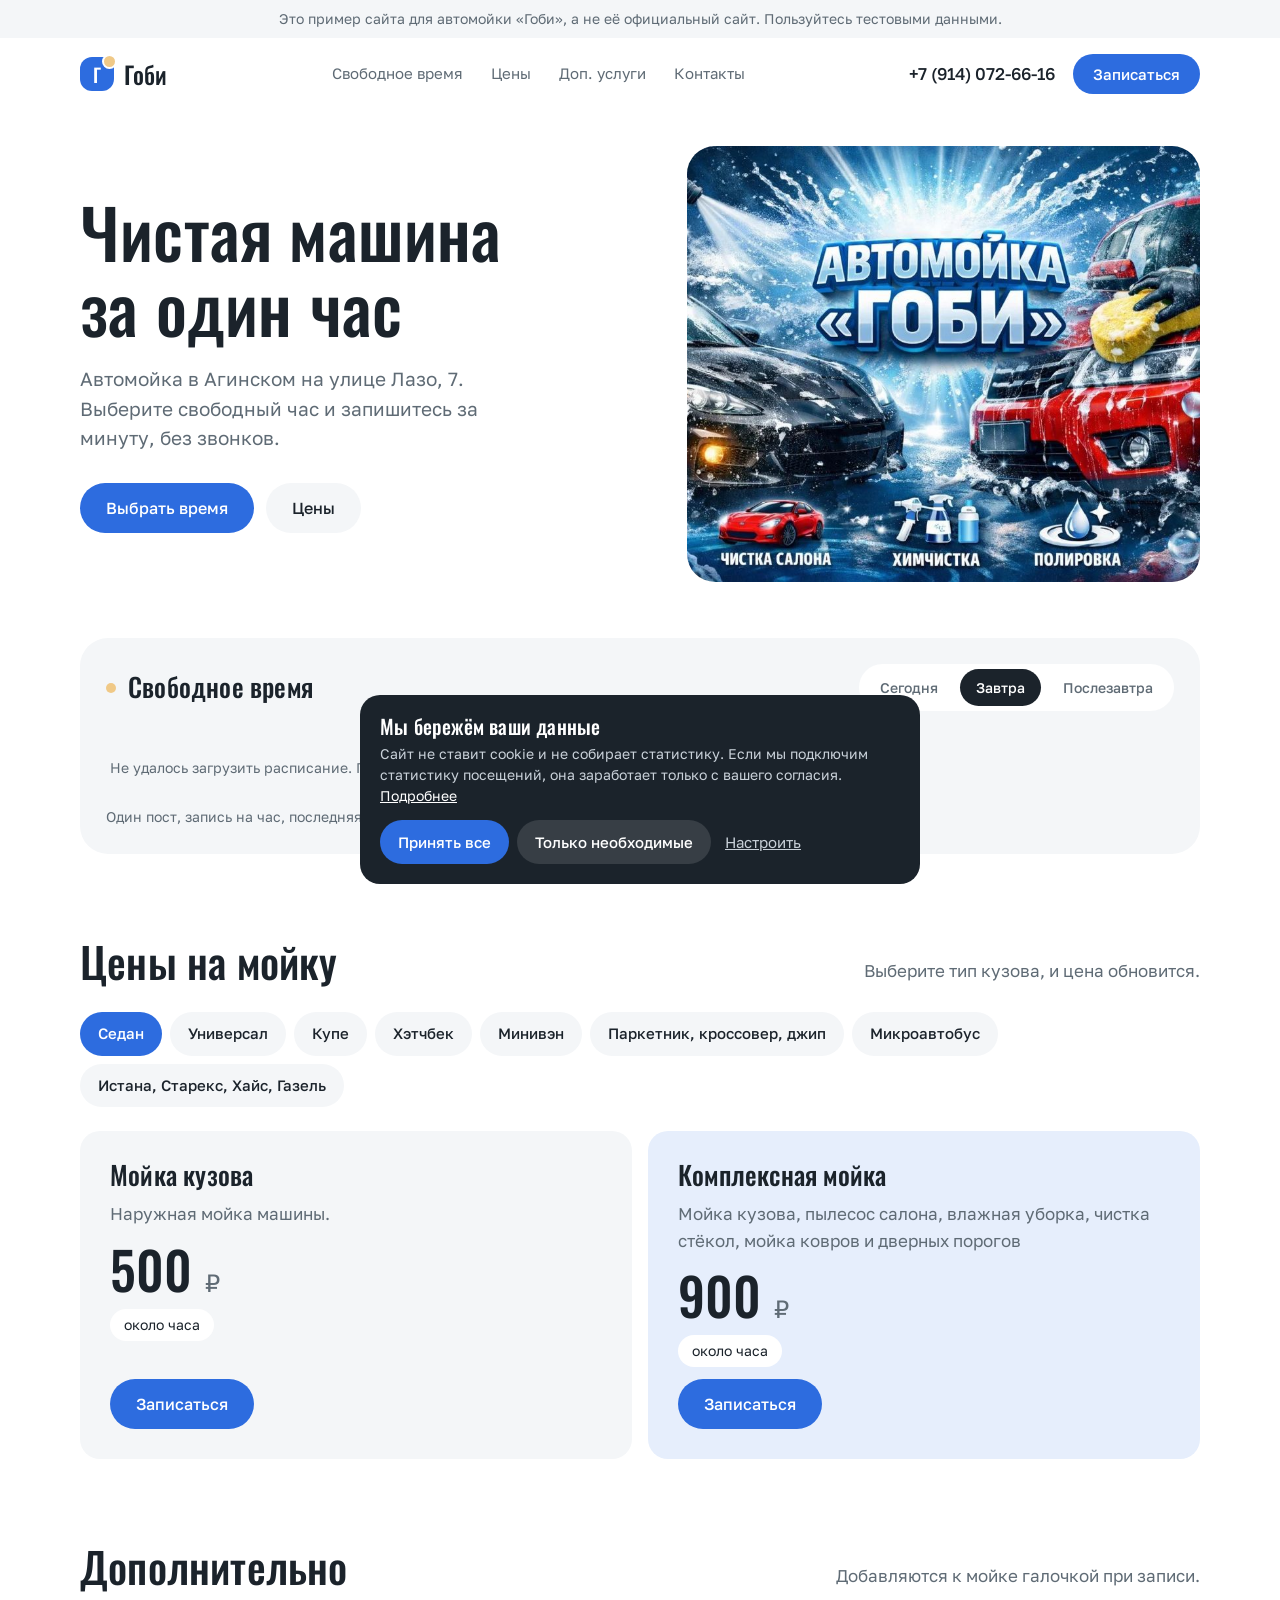
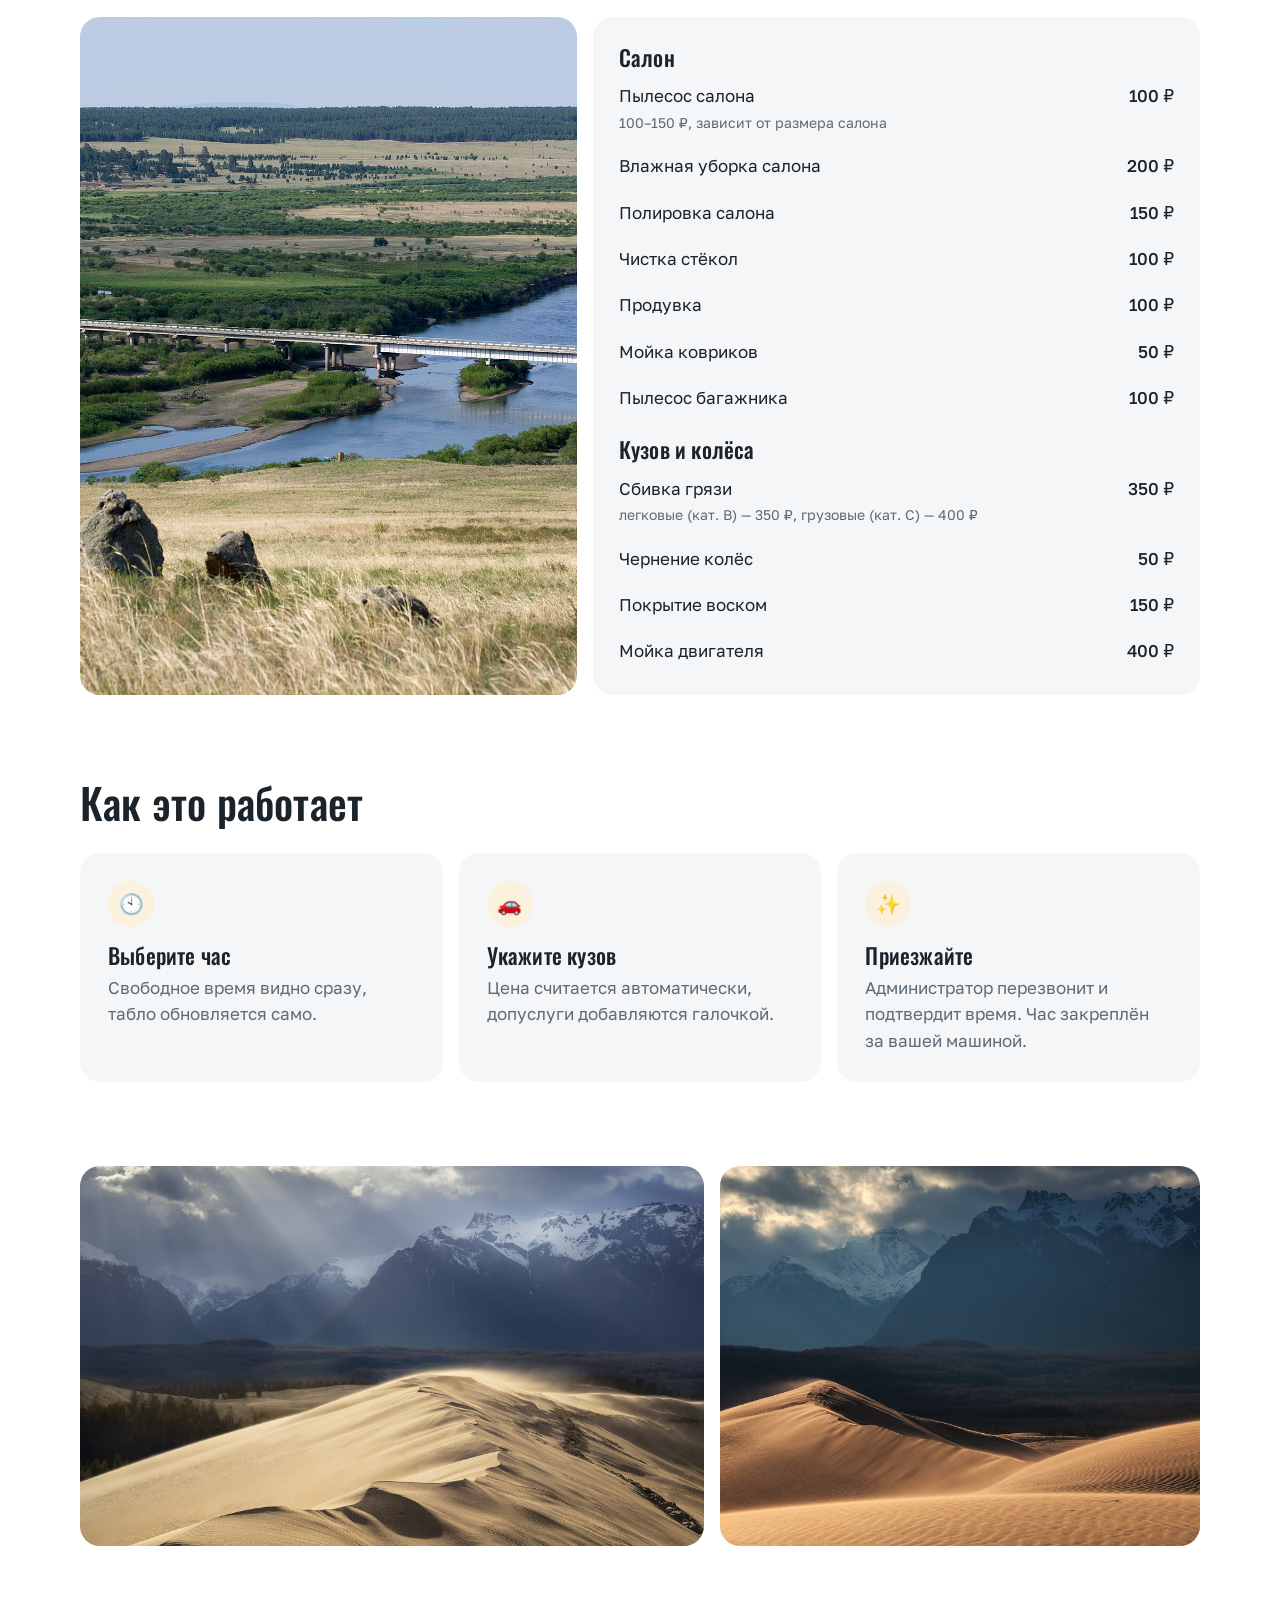
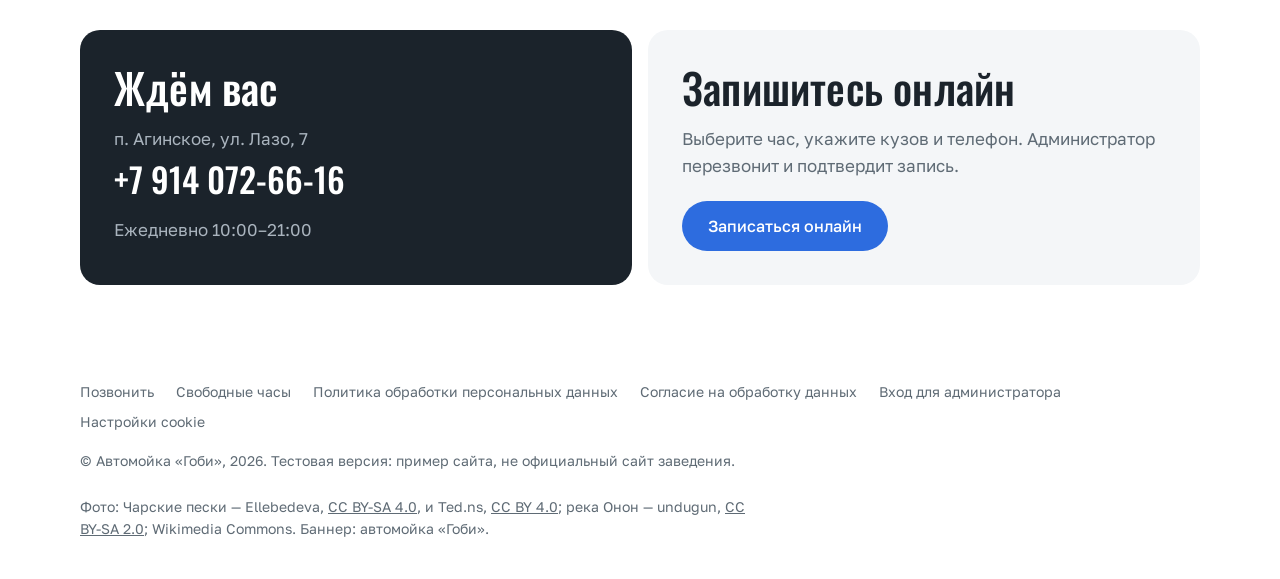
<file: index.html>
<!DOCTYPE html>
<html lang="ru">
<head>
<meta name="robots" content="noindex">
<meta charset="utf-8">
<!-- Странице можно грузить только свои файлы, обращаться только к Worker и (после согласия на cookie) к Метрике -->
<meta http-equiv="Content-Security-Policy" content="default-src 'self'; script-src 'self' 'unsafe-inline' https://mc.yandex.ru https://yastatic.net; style-src 'self' 'unsafe-inline'; img-src 'self' data: https://mc.yandex.ru https://mc.yandex.com; font-src 'self'; connect-src 'self' https://gobi-zayavki.kenny-ki.workers.dev https://mc.yandex.ru https://mc.yandex.com; frame-src 'none'; object-src 'none'; base-uri 'self'; form-action 'self'">
<meta name="referrer" content="strict-origin-when-cross-origin">
<meta name="viewport" content="width=device-width, initial-scale=1">
<title>Автомойка «Гоби» — мойка кузова и комплекс в Агинском</title>
<meta name="description" content="Автомойка «Гоби», п. Агинское, ул. Лазо, 7. Мойка кузова от 400 ₽, комплексная мойка от 850 ₽. Онлайн-запись на свободный час, ежедневно с 10:00 до 21:00.">
<meta name="theme-color" content="#ffffff">
<link rel="icon" type="image/png" href="favicon.png">
<link rel="apple-touch-icon" href="apple-touch-icon.png">
<link rel="stylesheet" href="fonts/fonts.css">
<style>
/* «Гоби», новый дизайн: белый фон, мягкие серо-голубые плашки, графитовый текст, синий акцент.
   Изюминка — живое табло свободных часов и песочная точка (отсылка к Гоби) у логотипа и табло. */
:root{
  --bg:#ffffff; --soft:#f4f6f8; --deep:#e9edf1; --ink:#1b232b; --mute:#5f6b75;
  --blue:#2d6cdf; --blue-h:#2358bb; --blue-soft:#e6eefc;
  --sand:#f0c987; --sand-soft:#fbf1dc;
  --r:20px; --r-s:14px;
  --display:Oswald,"Arial Narrow",sans-serif; --text:"Golos Text",system-ui,sans-serif;
}
*{box-sizing:border-box;margin:0}
html{scroll-behavior:smooth;scroll-padding-top:80px;-webkit-text-size-adjust:100%}
body{background:var(--bg);color:var(--ink);font:400 17px/1.55 var(--text);-webkit-font-smoothing:antialiased;overflow-x:hidden}
body.lock{overflow:hidden}
img{display:block;width:100%;height:100%;object-fit:cover}
a{color:inherit;text-decoration:none}
button,input,select{font:inherit;color:inherit}
:focus-visible{outline:3px solid var(--blue);outline-offset:3px}
::selection{background:var(--blue-soft)}
.skip{position:absolute;left:-9999px}.skip:focus{left:16px;top:8px;z-index:99;background:var(--ink);color:#fff;padding:8px 14px;border-radius:999px}
.wrap{max-width:1160px;margin:0 auto;padding:0 20px}
h1,h2,h3{font-family:var(--display);font-weight:500;letter-spacing:.2px;line-height:1.1}
h1{font-size:clamp(40px,6vw,68px)}
h2{font-size:clamp(30px,4vw,42px)}
.btn{display:inline-flex;align-items:center;justify-content:center;gap:8px;border:0;cursor:pointer;font:500 16px var(--text);padding:15px 26px;border-radius:999px;background:var(--blue);color:#fff;transition:transform .2s,background .2s}
.btn:hover{background:var(--blue-h);transform:translateY(-2px)}
.btn:disabled{opacity:.6;cursor:default;transform:none}
.btn.soft{background:var(--soft);color:var(--ink)}
.btn.soft:hover{background:var(--deep)}
.live{display:inline-block;width:10px;height:10px;border-radius:50%;background:var(--sand);animation:pulse 2s infinite;flex:none}
@keyframes pulse{0%{box-shadow:0 0 0 0 rgba(240,201,135,.9)}70%,100%{box-shadow:0 0 0 10px rgba(240,201,135,0)}}

/* плашка тестовой версии */
.demo{background:var(--soft);font-size:14px;text-align:center;padding:8px 20px;color:var(--mute)}

/* шапка */
header{position:sticky;top:0;z-index:40;background:rgba(255,255,255,.96)}
.nav{display:flex;align-items:center;justify-content:space-between;height:72px;gap:16px}
.logo{display:flex;align-items:center;gap:10px;font:500 24px var(--display)}
.logo i{width:34px;height:34px;border-radius:12px;background:var(--blue);color:#fff;display:grid;place-items:center;font-style:normal;font-size:19px;position:relative}
.logo i::after{content:"";position:absolute;right:-3px;top:-3px;width:11px;height:11px;border-radius:50%;background:var(--sand);border:2px solid #fff}
nav{display:flex;gap:28px;color:var(--mute);font-size:15px}
nav a:hover{color:var(--ink)}
.nav-r{display:flex;align-items:center;gap:18px}
.nav-r .btn{padding:11px 20px;font-size:15px}
.tel{font-weight:500}
@media(max-width:860px){nav{display:none}}
@media(max-width:520px){.tel{display:none}}

/* первый экран */
.hero{display:grid;grid-template-columns:1.05fr .95fr;gap:40px;align-items:center;padding:36px 0 56px}
.hero .lead{color:var(--mute);font-size:19px;margin:20px 0 30px;max-width:470px}
.hero .cta{display:flex;gap:12px;flex-wrap:wrap}
.hero .pic{border-radius:28px;overflow:hidden;aspect-ratio:4/3.4;background:var(--soft)}
@media(max-width:820px){.hero{grid-template-columns:1fr;padding-top:12px;gap:24px}.hero .pic{order:-1;aspect-ratio:16/11}}

/* табло — изюминка */
.board{background:var(--soft);border-radius:28px;padding:26px;margin-bottom:84px}
.board-top{display:flex;justify-content:space-between;align-items:center;gap:16px;flex-wrap:wrap;margin-bottom:18px}
.board h2{font-size:26px;display:flex;align-items:center;gap:12px}
.tabs{display:flex;gap:6px;background:#fff;padding:5px;border-radius:999px;overflow-x:auto;scrollbar-width:none}
.tabs button{border:0;background:none;cursor:pointer;font-weight:500;font-size:14px;padding:8px 16px;border-radius:999px;color:var(--mute);white-space:nowrap}
.tabs button[aria-pressed="true"]{background:var(--ink);color:#fff}
.hours{display:grid;grid-template-columns:repeat(auto-fill,minmax(96px,1fr));gap:10px}
.hour{border:0;font:500 18px var(--display);letter-spacing:.5px;padding:16px 0;border-radius:16px;text-align:center;background:transparent;color:#a9b3bd}
.hour.busy{text-decoration:line-through}
.hour.past{color:#ccd3da;opacity:.7} /* прошедший час: бледный, без зачёркивания — не путать с занятым */
.hour.wait{color:var(--mute);text-decoration:none}
.hour.free{background:#fff;color:var(--blue);cursor:pointer;transition:transform .2s,background .2s,color .2s}
.hour.free:hover,.hour.free:focus-visible{background:var(--blue);color:#fff;transform:translateY(-3px)}
.board .note{margin-top:14px;color:var(--mute);font-size:14px}
.hours > p,.hours > .wait:only-child{grid-column:1/-1;text-align:left;padding:16px 4px;margin:0;font:400 16px var(--text);text-decoration:none}
@media(max-width:600px){.board{padding:20px 16px}.hours{grid-template-columns:repeat(3,1fr)}}

/* разделы */
section{margin-bottom:84px}
.head{display:flex;justify-content:space-between;align-items:end;gap:20px;flex-wrap:wrap;margin-bottom:28px}
.head p{color:var(--mute);max-width:380px}

/* цены */
.chips{display:flex;gap:8px;flex-wrap:wrap;margin-bottom:24px}
.chips button{border:0;cursor:pointer;font-weight:500;font-size:15px;padding:10px 18px;border-radius:999px;background:var(--soft);transition:background .2s}
.chips button:hover{background:var(--deep)}
.chips button[aria-pressed="true"]{background:var(--blue);color:#fff}
.plans{display:grid;grid-template-columns:1fr 1fr;gap:16px}
.plan{border-radius:var(--r);padding:30px;background:var(--soft);display:flex;flex-direction:column;gap:12px}
.plan.hl{background:var(--blue-soft)}
.plan h3{font-size:26px}
.plan .price{font:500 52px/1.1 var(--display)}
.plan .price span{font-size:24px;color:var(--mute)}
.plan p{color:var(--mute)}
.plan .time{display:inline-block;align-self:flex-start;background:#fff;border-radius:999px;padding:5px 14px;font-size:14px}
.plan .btn{align-self:flex-start;margin-top:auto}
@media(max-width:700px){.plans{grid-template-columns:1fr}.plan{padding:24px}}

/* допуслуги */
.extras{display:grid;grid-template-columns:.9fr 1.1fr;gap:16px}
.extras .pic{border-radius:var(--r);overflow:hidden;min-height:340px}
.list{background:var(--soft);border-radius:var(--r);padding:12px 26px 20px}
.list h3{font-size:22px;margin:16px 0 4px}
.list ul{list-style:none;padding:0}
.list li{display:grid;grid-template-columns:1fr auto;gap:2px 12px;padding:10px 0}
.list li b{font-weight:500;white-space:nowrap}
.list li small{grid-column:1/-1;color:var(--mute);font-size:14px}
@media(max-width:820px){.extras{grid-template-columns:1fr}.extras .pic{min-height:220px}}

/* как это работает */
.steps{display:grid;grid-template-columns:repeat(3,1fr);gap:16px}
.step{background:var(--soft);border-radius:var(--r);padding:28px}
.step i{width:46px;height:46px;border-radius:50%;background:var(--sand-soft);display:grid;place-items:center;margin-bottom:16px;font-style:normal;font-size:20px}
.step h3{font-size:22px;margin-bottom:8px}
.step p{color:var(--mute)}
@media(max-width:700px){.steps{grid-template-columns:1fr}}

/* фото */
.strip{display:grid;grid-template-columns:1.3fr 1fr;grid-template-rows:380px;gap:16px}
.strip figure{border-radius:var(--r);overflow:hidden}
@media(max-width:700px){.strip{grid-template-columns:1fr;grid-template-rows:none}.strip figure{aspect-ratio:16/10}}

/* контакты */
.contact{display:grid;grid-template-columns:1fr 1fr;gap:16px}
.card{border-radius:var(--r);padding:34px;background:var(--soft)}
.card.dark{background:var(--ink);color:#fff}
.card.dark p{color:#aab4be}
.card.dark a:hover{text-decoration:underline;text-underline-offset:4px}
.card h2{margin-bottom:16px}
.card .big{font:500 34px/1.2 var(--display);display:block;margin:6px 0 18px}
.card .txt{color:var(--mute);margin-bottom:22px}
@media(max-width:700px){.contact{grid-template-columns:1fr}.card{padding:26px}}

/* подвал */
footer{padding:12px 0 40px;color:var(--mute);font-size:14px}
footer .lnk{display:flex;flex-wrap:wrap;gap:8px 22px;margin-bottom:18px}
footer .lnk a:hover,footer .lnk button:hover{color:var(--ink)}
footer .legal{display:flex;justify-content:space-between;gap:24px;flex-wrap:wrap}
footer .legal p{max-width:680px}
footer .legal a{text-decoration:underline}
.cclink{font:inherit;color:inherit;background:none;border:0;padding:0;cursor:pointer}

/* запись: выезжающая панель */
#book{position:fixed;inset:0;z-index:60;visibility:hidden;transition:visibility 0s .38s}
#book.open{visibility:visible;transition:none}
.ovl{position:absolute;inset:0;background:rgba(27,35,43,.45);opacity:0;transition:opacity .3s}
#book.open .ovl{opacity:1}
.drawer{position:absolute;top:0;right:0;bottom:0;width:min(500px,100%);background:#fff;border-radius:28px 0 0 28px;overflow:hidden;display:flex;flex-direction:column;transform:translateX(100%);transition:transform .38s cubic-bezier(.2,.8,.2,1)}
#book.open .drawer{transform:none}
@media(max-width:520px){.drawer{border-radius:0}}
.dh{display:flex;align-items:center;justify-content:space-between;padding:18px 24px;background:var(--soft)}
.dh h2{font-size:28px;display:flex;align-items:center;gap:10px}
.dh h2:focus{outline:none}
.x{width:46px;height:46px;border:0;border-radius:50%;background:#fff;cursor:pointer;display:grid;place-items:center;transition:background .2s}
.x:hover{background:var(--blue-soft)}
.x svg{width:20px;height:20px;stroke:var(--ink);stroke-width:2;fill:none}
.db{flex:1;overflow-y:auto;padding:24px;overscroll-behavior:contain}
#f{display:grid;gap:20px}
#f label,.field{display:grid;gap:8px}
.lbl{font-weight:500}
#f select,#f input:not([type=checkbox]){width:100%;min-height:52px;padding:12px 16px;border:0;border-radius:var(--r-s);background:var(--soft);color:var(--ink);font-size:16px}
#f select{-webkit-appearance:none;appearance:none;padding-right:44px;background:var(--soft) url("data:image/svg+xml,%3Csvg xmlns='http://www.w3.org/2000/svg' viewBox='0 0 24 24' fill='none' stroke='%231b232b' stroke-width='2'%3E%3Cpath d='m6 9 6 6 6-6'/%3E%3C/svg%3E") no-repeat right 14px center/18px}
#f select:focus,#f input:not([type=checkbox]):focus{outline:2px solid var(--blue);outline-offset:0}
input::placeholder{color:var(--mute)}
.hint{font-size:14px;color:var(--mute)}
details.more summary{cursor:pointer;color:var(--blue);font-weight:500;list-style:none;display:flex;align-items:center;gap:8px;min-height:40px}
details.more summary::-webkit-details-marker{display:none}
details.more summary::before{content:"+";width:26px;height:26px;border-radius:50%;background:var(--blue-soft);display:grid;place-items:center;transition:transform .2s}
details.more[open] summary::before{transform:rotate(45deg)}
.ex{display:grid;gap:2px;margin-top:6px}
.ex label{display:grid!important;grid-template-columns:22px 1fr auto;align-items:center;gap:12px!important;min-height:42px;cursor:pointer}
.ex input{width:20px;height:20px;accent-color:var(--blue)}
.ex b{font-weight:500;white-space:nowrap}
.sum{display:flex;justify-content:space-between;align-items:center;gap:12px;padding:16px 18px;border-radius:var(--r-s);background:var(--sand-soft)}
.sum small{display:block;color:var(--mute);font-size:13px}
.sum b{font:500 30px/1 var(--display);white-space:nowrap}
.dd{display:flex;gap:8px;overflow-x:auto;padding-bottom:4px;scrollbar-width:none}
#f > *,#f .field > *{min-width:0} /* иначе сетка формы растягивается по ленте дней и лента не листается */
#f{grid-template-columns:minmax(0,1fr)}
.ddw{position:relative;min-width:0}
.dd{scroll-behavior:smooth;cursor:grab}
.dd.drag{cursor:grabbing;scroll-behavior:auto}
.dd.drag button{pointer-events:none}
.ddn{position:absolute;top:50%;transform:translateY(calc(-50% - 2px));z-index:2;width:38px;height:38px;border:0;border-radius:50%;background:var(--ink);color:#fff;display:grid;place-items:center;cursor:pointer;transition:background .2s}
.ddn:hover{background:var(--blue)}
.ddn[hidden]{display:none}
.ddn svg{width:18px;height:18px;fill:none;stroke:currentColor;stroke-width:2.4;stroke-linecap:round;stroke-linejoin:round}
.ddn.prev{left:-6px}.ddn.next{right:-6px}
.dd button{flex:0 0 auto;border:0;cursor:pointer;background:var(--soft);border-radius:16px;padding:10px 14px;min-width:66px;font-size:13px;color:var(--mute);transition:background .2s}
.dd button b{display:block;font:500 20px var(--display);color:var(--ink)}
.dd button.on{background:var(--ink);color:#c9d1d9}
.dd button.on b{color:#fff}
.picked{margin-bottom:10px;color:var(--mute);font-size:14px}
.slots{display:grid;grid-template-columns:repeat(auto-fill,minmax(84px,1fr));gap:8px}
.slot{min-height:46px;border:0;border-radius:999px;background:var(--soft);cursor:pointer;font:500 16px var(--display);letter-spacing:.4px;transition:background .15s}
.slot:hover{background:var(--blue-soft)}
.slot.on{background:var(--blue);color:#fff}
.consent{grid-template-columns:22px 1fr!important;align-items:start;font-size:14px;color:var(--mute)}
.consent input{width:20px;height:20px;margin-top:2px;accent-color:var(--blue)}
.consent a{color:var(--blue)}
.ok{display:none;text-align:center;padding:40px 10px}
.ok i{width:72px;height:72px;border-radius:50%;background:var(--blue-soft);display:grid;place-items:center;margin:0 auto 18px;font-style:normal;font-size:32px;color:var(--blue)}
.ok h3{font-size:28px;margin-bottom:10px}
.ok p{color:var(--mute);margin-bottom:24px}
.err{display:none;margin-top:16px;padding:14px 16px;border-radius:var(--r-s);background:#fbe4de;color:#8a2a1c}
.hp{position:absolute;left:-9999px;width:1px;height:1px;overflow:hidden}

/* согласие на cookie: показывается при первом визите; до ответа ничего не загружается */
.cc{position:fixed;left:16px;right:16px;bottom:calc(16px + env(safe-area-inset-bottom));z-index:50;max-width:560px;margin:0 auto;padding:20px;border-radius:20px;background:var(--ink);color:#fff;font-size:14px;line-height:1.5}
.cc h3{font-size:20px;margin-bottom:6px;display:flex;align-items:center;gap:10px}
.cc p{color:#c9d1d9}
.cc a{color:#fff;text-decoration:underline}
.cc .opts{display:none;margin-top:14px;gap:8px}
.cc.more .opts{display:grid}
.cc .opt{display:grid;grid-template-columns:22px 1fr;gap:10px;align-items:start;padding:12px 14px;border-radius:14px;background:rgba(255,255,255,.08);cursor:pointer}
.cc .opt input{width:20px;height:20px;margin-top:1px;accent-color:var(--blue)}
.cc .opt b{display:block;color:#fff;font-weight:500}
.cc .opt span{color:#aab4be}
.cc .row{display:flex;flex-wrap:wrap;gap:8px;margin-top:14px}
.cc .btn{padding:11px 18px;font-size:15px}
.cc .btn.ghost{background:rgba(255,255,255,.12);color:#fff}
.cc .btn.ghost:hover{background:rgba(255,255,255,.2)}
.cc .lnkbtn{background:none;border:0;color:#c9d1d9;text-decoration:underline;cursor:pointer;padding:11px 6px;font-size:15px}
@media(max-width:520px){.cc{left:10px;right:10px;padding:18px}.cc .row .btn{flex:1 1 auto}}

@media (prefers-reduced-motion:reduce){
  html{scroll-behavior:auto}
  .drawer,.ovl{transition:none}
  .live{animation:none}
}
</style>
</head>
<body>
<a class="skip" href="#tablo">Перейти к записи</a>
<div class="demo" role="note">Это пример сайта для автомойки «Гоби», а не её официальный сайт. Пользуйтесь тестовыми данными.</div>

<header>
  <div class="wrap nav">
    <a class="logo" href="#" aria-label="Автомойка «Гоби», наверх"><i aria-hidden="true">Г</i>Гоби</a>
    <nav aria-label="Разделы"><a href="#tablo">Свободное время</a><a href="#ceny">Цены</a><a href="#dop">Доп. услуги</a><a href="#kontakty">Контакты</a></nav>
    <div class="nav-r">
      <a class="tel" id="h-tel" href="tel:+79140726616">+7 (914) 072-66-16</a>
      <button class="btn" type="button" data-book>Записаться</button>
    </div>
  </div>
</header>

<main class="wrap">

  <div class="hero">
    <div>
      <h1>Чистая машина за&nbsp;один час</h1>
      <p class="lead">Автомойка в Агинском на улице Лазо, 7. Выберите свободный час и запишитесь за минуту, без звонков.</p>
      <div class="cta">
        <a class="btn" href="#tablo">Выбрать время</a>
        <a class="btn soft" href="#ceny">Цены</a>
      </div>
    </div>
    <div class="pic"><img src="img/banner.jpg" width="1000" height="666" alt="Баннер автомойки «Гоби»" fetchpriority="high"></div>
  </div>

  <div class="board" id="tablo" role="region" aria-labelledby="h-tablo">
    <div class="board-top">
      <h2 id="h-tablo"><span class="live" aria-hidden="true"></span>Свободное время</h2>
      <div class="tabs" id="days-tabs" aria-label="День"></div>
    </div>
    <div class="hours" id="rows" aria-live="polite"><span class="hour wait">Загружаем…</span></div>
    <noscript><p class="note">Расписание видно с включённым JavaScript. Записаться можно по телефону +7 914 072-66-16.</p></noscript>
    <p class="note" id="board-note">Один пост, запись на час, последняя запись в 18:00. Нажмите на свободный час, чтобы записаться.</p>
  </div>

  <section id="ceny" aria-labelledby="h-ceny">
    <div class="head">
      <h2 id="h-ceny">Цены на мойку</h2>
      <p>Выберите тип кузова, и цена обновится.</p>
    </div>
    <div class="chips" id="chips" aria-label="Тип кузова"></div>
    <div class="plans" id="plans"></div>
  </section>

  <section id="dop" aria-labelledby="h-dop">
    <div class="head"><h2 id="h-dop">Дополнительно</h2><p>Добавляются к мойке галочкой при записи.</p></div>
    <div class="extras">
      <figure class="pic"><img src="img/onon.jpg" width="1920" height="1272" alt="Степь и река Онон в Забайкальском крае" loading="lazy"></figure>
      <div class="list" id="extras-list"></div>
    </div>
  </section>

  <section aria-labelledby="h-how">
    <div class="head"><h2 id="h-how">Как это работает</h2></div>
    <div class="steps">
      <div class="step"><i aria-hidden="true">🕙</i><h3>Выберите час</h3><p>Свободное время видно сразу, табло обновляется само.</p></div>
      <div class="step"><i aria-hidden="true">🚗</i><h3>Укажите кузов</h3><p>Цена считается автоматически, допуслуги добавляются галочкой.</p></div>
      <div class="step"><i aria-hidden="true">✨</i><h3>Приезжайте</h3><p>Администратор перезвонит и подтвердит время. Час закреплён за вашей машиной.</p></div>
    </div>
  </section>

  <section aria-label="Забайкалье">
    <div class="strip">
      <figure><img src="img/chara.jpg" width="1920" height="1284" alt="Чарские пески, Забайкальский край" loading="lazy"></figure>
      <figure><img src="img/desert.jpg" width="1920" height="1280" alt="Дюны Чарских песков на фоне гор" loading="lazy"></figure>
    </div>
  </section>

  <section id="kontakty" aria-labelledby="h-kont">
    <div class="contact">
      <div class="card dark">
        <h2 id="h-kont">Ждём вас</h2>
        <p><a id="c-addr" href="https://yandex.ru/maps/?text=%D0%90%D0%B3%D0%B8%D0%BD%D1%81%D0%BA%D0%BE%D0%B5%2C%20%D1%83%D0%BB%D0%B8%D1%86%D0%B0%20%D0%9B%D0%B0%D0%B7%D0%BE%2C%207" target="_blank" rel="noopener">п. Агинское, ул. Лазо, 7</a></p>
        <a class="big" id="c-tel" href="tel:+79140726616">+7 914 072-66-16</a>
        <p id="c-hrs">Ежедневно 10:00–21:00</p>
      </div>
      <div class="card">
        <h2>Запишитесь онлайн</h2>
        <p class="txt">Выберите час, укажите кузов и телефон. Администратор перезвонит и подтвердит запись.</p>
        <button class="btn" type="button" data-book>Записаться онлайн</button>
      </div>
    </div>
  </section>
</main>

<footer>
  <div class="wrap">
    <div class="lnk" id="foot-lnk">
      <a href="tel:+79140726616">Позвонить</a>
      <a href="#tablo">Свободные часы</a>
      <a href="privacy.html">Политика обработки персональных данных</a>
      <a href="soglasie.html">Согласие на обработку данных</a>
      <a href="admin.html">Вход для администратора</a>
    </div>
    <div class="legal">
      <p>© <span id="fbrand">Автомойка «Гоби»</span>, 2026. Тестовая версия: пример сайта, не официальный сайт заведения.</p>
      <p>Фото: Чарские пески — Ellebedeva, <a href="https://creativecommons.org/licenses/by-sa/4.0/" target="_blank" rel="noopener">CC BY-SA 4.0</a>, и Ted.ns, <a href="https://creativecommons.org/licenses/by/4.0/" target="_blank" rel="noopener">CC BY 4.0</a>; река Онон — undugun, <a href="https://creativecommons.org/licenses/by-sa/2.0/" target="_blank" rel="noopener">CC BY-SA 2.0</a>; Wikimedia Commons. Баннер: автомойка «Гоби».</p>
    </div>
  </div>
</footer>

<div id="book">
  <div class="ovl" id="ovl"></div>
  <aside class="drawer" id="drawer" role="dialog" aria-modal="true" aria-labelledby="dtitle" aria-hidden="true">
    <div class="dh">
      <h2 id="dtitle" tabindex="-1"><span class="live" aria-hidden="true"></span>Запись на мойку</h2>
      <button class="x" type="button" id="dclose" aria-label="Закрыть"><svg viewBox="0 0 24 24" aria-hidden="true"><path d="M6 6l12 12M18 6 6 18"/></svg></button>
    </div>
    <div class="db">
      <form id="f">
        <label><span class="lbl">Кузов</span><select name="level" id="level"></select></label>
        <label><span class="lbl">Мойка</span><select name="service" id="svc"></select></label>
        <details class="more" id="more"><summary>Добавить услуги</summary><div class="ex" id="ex"></div></details>
        <p class="sum" id="sum"></p>
        <div class="field"><span class="lbl">День</span><div class="ddw"><button class="ddn prev" type="button" id="dd-prev" aria-label="Предыдущие дни" hidden><svg viewBox="0 0 24 24" aria-hidden="true"><path d="m15 6-6 6 6 6"/></svg></button><div class="dd" id="days"></div><button class="ddn next" type="button" id="dd-next" aria-label="Следующие дни" hidden><svg viewBox="0 0 24 24" aria-hidden="true"><path d="m9 6 6 6-6 6"/></svg></button></div></div>
        <div class="field"><span class="lbl">Время</span><div id="times" aria-live="polite"></div></div>
        <label><span class="lbl">Имя</span><input name="name" required autocomplete="given-name" maxlength="40" placeholder="Как к вам обращаться"></label>
        <label><span class="lbl">Телефон</span><input name="phone" aria-describedby="phint" type="tel" inputmode="tel" required autocomplete="tel" maxlength="18" placeholder="+7 (___) ___-__-__" pattern="\+7 \(\d{3}\) \d{3}-\d{2}-\d{2}" title="Введите номер полностью: +7 (999) 123-45-67"><span class="hint" id="phint">Перезвоним, чтобы подтвердить время</span></label>
        <!-- ловушка для ботов: поле скрыто от людей и программ чтения с экрана -->
        <label class="hp" aria-hidden="true">Сайт<input name="website" tabindex="-1" autocomplete="off"></label>
        <label class="consent"><input type="checkbox" name="consent" required><span>Я даю <a href="soglasie.html" target="_blank" rel="noopener">согласие на обработку персональных данных</a> (имя и телефон) для записи на мойку</span></label>
        <button class="btn" type="submit">Отправить заявку</button>
      </form>
      <div class="ok" id="ok" role="status">
        <i aria-hidden="true">✓</i>
        <h3>Заявка принята</h3>
        <p id="ok-text">Мы перезвоним и подтвердим время.</p>
        <button class="btn" type="button" id="again">Готово</button>
      </div>
      <p class="err" id="err" role="alert"></p>
    </div>
  </aside>
</div>

<script>
var WORKER_URL = 'https://gobi-zayavki.kenny-ki.workers.dev';
var STEP = 60; // мойка записывает на целый час
var DAYKEYS = {'Пн':1,'Вт':2,'Ср':3,'Чт':4,'Пт':5,'Сб':6,'Вс':0};
function parseHours(o){
  var r = {};
  Object.keys(o).forEach(function(k){
    var m = /^(\d{1,2}):(\d{2})-(\d{1,2}):(\d{2})$/.exec(String(o[k]).trim());
    if (m && k in DAYKEYS) r[DAYKEYS[k]] = [+m[1] + m[2] / 60, +m[3] + m[4] / 60];
  });
  return r;
}
function el(t, c, x){ var n = document.createElement(t); if (c) n.className = c; if (x != null) n.textContent = x; return n; }
function money(n){ return String(n).replace(/\B(?=(\d{3})+(?!\d))/g, ' ') + ' ₽'; }
function p2(n){ return ('0' + n).slice(-2); }
function hm(m){ return p2(Math.floor(m / 60)) + ':' + (m % 60 ? '30' : '00'); }
function cells(start, dur){ var o = []; for (var m = start; m < start + dur; m += 30) o.push(hm(m)); return o; }
function isoOf(d){ return d.getFullYear() + '-' + p2(d.getMonth() + 1) + '-' + p2(d.getDate()); }
function fullDate(d){ return d.toLocaleDateString('ru-RU', {weekday:'long', day:'numeric', month:'long'}); }
function nowMin(){ var n = new Date(); return n.getHours() * 60 + n.getMinutes(); }

// Выезжающая форма
var book = document.getElementById('book'), drawer = document.getElementById('drawer'), lastFocus = null, api = null;
function openBook(opts){
  lastFocus = document.activeElement;
  document.body.classList.add('lock'); book.classList.add('open'); drawer.setAttribute('aria-hidden', 'false');
  if (api) api.prefill(opts || {});
  setTimeout(function(){ document.getElementById('dtitle').focus({preventScroll: true}); }, 350);
}
function closeBook(){
  document.body.classList.remove('lock'); book.classList.remove('open'); drawer.setAttribute('aria-hidden', 'true');
  if (lastFocus) lastFocus.focus({preventScroll: true});
}
document.addEventListener('click', function(e){
  var b = e.target.closest('[data-book]');
  if (b){ e.preventDefault(); openBook({service: b.dataset.service, level: b.dataset.level, date: b.dataset.date, time: b.dataset.time}); }
});
document.getElementById('ovl').onclick = closeBook;
document.getElementById('dclose').onclick = closeBook;
document.getElementById('again').onclick = closeBook;
document.addEventListener('keydown', function(e){
  if (!book.classList.contains('open')) return;
  if (e.key === 'Escape') closeBook();
  if (e.key === 'Tab'){ // фокус не уходит из формы
    var f = drawer.querySelectorAll('button,input,select,a[href],summary'), v = [].filter.call(f, function(x){ return x.offsetParent; });
    if (!v.length) return;
    if (e.shiftKey && document.activeElement === v[0]){ e.preventDefault(); v[v.length - 1].focus(); }
    else if (!e.shiftKey && document.activeElement === v[v.length - 1]){ e.preventDefault(); v[0].focus(); }
  }
});

// Занятые получасы по дням: общий запас для табло и формы
var busy = {};
function loadBusy(mid, iso, done){
  var key = mid + '|' + iso;
  if (Array.isArray(busy[key])){ done(); return; }
  fetch(WORKER_URL + '?master=' + mid + '&date=' + iso, {cache: 'no-store'})
    .then(function(r){ return r.ok ? r.json() : Promise.reject(); })
    .then(function(a){ busy[key] = a; })
    .catch(function(){ busy[key] = 'err'; })
    .then(done);
}

function start(CFG){
initCookies(CFG.metrika);
var AHEAD = CFG.ahead, SHOP = CFG.shop, LEVELS = CFG.levels, SERVICES = CFG.services;
var POSTS = CFG.masters.map(function(m){ return {id: m.id, name: m.name, h: parseHours(m.hours)}; }).filter(function(m){ return Object.keys(m.h).length; });
var POST = POSTS[0];
var MAIN = SERVICES.filter(function(s){ return LEVELS.some(function(l){ return s.prices[l] && s.prices[l].minutes; }); });
var EXTRAS = SERVICES.filter(function(s){ return MAIN.indexOf(s) < 0; });
function priceOf(s, l){ var p = s.prices[l]; return p ? p.price : null; }
function svcByName(n){ return SERVICES.filter(function(s){ return s.name === n; })[0]; }
function minPrice(s){ return Math.min.apply(null, LEVELS.map(function(l){ var p = priceOf(s, l); return p == null ? Infinity : p; })); }
function maxPrice(s){ return Math.max.apply(null, LEVELS.map(function(l){ var p = priceOf(s, l); return p == null ? -Infinity : p; })); }

// Контакты и часы из настроек
document.getElementById('c-hrs').textContent = SHOP.hours.map(function(r){ return r[0] + ' ' + r[1]; }).join(', ');
var telHref = 'tel:' + SHOP.phone.replace(/[^\d+]/g, '');
var tel = document.getElementById('c-tel'); tel.textContent = SHOP.phone.replace(/[()]/g, '').replace(/\s+/g, ' '); tel.href = telHref;
var ht = document.getElementById('h-tel'); ht.textContent = SHOP.phone; ht.href = telHref;

// ---- цены: кузов меняет цены в двух карточках ----
var A = MAIN[0], B = MAIN[1] || MAIN[0], curLevel = LEVELS[0];
var chipsEl = document.getElementById('chips'), plansEl = document.getElementById('plans'), planEls = [];
[A, B].forEach(function(s, i){
  if (i && B === A) return;
  var c = el('div', 'plan' + (i ? ' hl' : ''));
  c.appendChild(el('h3', '', s.name));
  c.appendChild(el('p', '', s.desc || 'Наружная мойка машины.'));
  var pr = el('div', 'price'); c.appendChild(pr);
  var tm = el('span', 'time'); c.appendChild(tm);
  var bt = el('button', 'btn', 'Записаться'); bt.type = 'button'; bt.dataset.book = ''; bt.dataset.service = s.name; c.appendChild(bt);
  plansEl.appendChild(c); planEls.push({s: s, pr: pr, tm: tm, bt: bt});
});
function setLevel(l){
  curLevel = l;
  [].forEach.call(chipsEl.children, function(b){ b.setAttribute('aria-pressed', b.textContent === l); });
  planEls.forEach(function(x){
    var p = x.s.prices[l]; x.pr.textContent = '';
    x.pr.appendChild(document.createTextNode(p ? String(p.price).replace(/\B(?=(\d{3})+(?!\d))/g, ' ') + ' ' : '—'));
    if (p) x.pr.appendChild(el('span', '', '₽'));
    x.tm.textContent = p && p.minutes ? (p.minutes === 60 ? 'около часа' : p.minutes + ' минут') : 'по записи';
    x.bt.dataset.level = l;
  });
}
LEVELS.forEach(function(l){ var b = el('button', '', l); b.type = 'button'; b.onclick = function(){ setLevel(l); }; chipsEl.appendChild(b); });
setLevel(curLevel);

// ---- список допуслуг ----
var xl = document.getElementById('extras-list'), GR = [];
EXTRAS.forEach(function(s){ if (GR.indexOf(s.group || 'Другое') < 0) GR.push(s.group || 'Другое'); });
GR.forEach(function(g){
  xl.appendChild(el('h3', '', g)); var ul = el('ul');
  EXTRAS.filter(function(s){ return (s.group || 'Другое') === g; }).forEach(function(s){
    var lo = minPrice(s), hi = maxPrice(s), li = el('li');
    li.appendChild(el('span', '', s.name)); li.appendChild(el('b', '', (lo < hi ? 'от ' : '') + money(lo)));
    if (s.desc) li.appendChild(el('small', '', s.desc)); ul.appendChild(li);
  });
  xl.appendChild(ul);
});

// ---- табло: сегодня, завтра, послезавтра ----
var base = new Date(); base = new Date(base.getFullYear(), base.getMonth(), base.getDate());
function dayAt(k){ return new Date(base.getFullYear(), base.getMonth(), base.getDate() + k); }
var tabs = document.getElementById('days-tabs'), rowsEl = document.getElementById('rows'), boardDay = 0;
var DUR = Math.min.apply(null, MAIN.map(function(s){ return Math.min.apply(null, LEVELS.map(function(l){ var p = s.prices[l]; return p && p.minutes ? p.minutes : Infinity; })); }));
['Сегодня', 'Завтра', 'Послезавтра'].forEach(function(name, k){
  var b = el('button', '', name); b.type = 'button';
  b.setAttribute('aria-label', name + ', ' + dayAt(k).toLocaleDateString('ru-RU', {day: 'numeric', month: 'long'}));
  b.setAttribute('aria-pressed', k === 0);
  b.onclick = function(){ boardDay = k; [].forEach.call(tabs.children, function(x, i){ x.setAttribute('aria-pressed', i === k); }); renderBoard(); };
  tabs.appendChild(b);
});
function renderBoard(){
  var k = boardDay, d = dayAt(k), iso = isoOf(d), h = POST.h[d.getDay()], b = busy[POST.id + '|' + iso];
  rowsEl.innerHTML = '';
  if (!h){ rowsEl.appendChild(el('span', 'hour wait', 'В этот день мойка закрыта')); return; }
  if (b === 'err'){ rowsEl.appendChild(el('p', 'note', 'Не удалось загрузить расписание. Позвоните: ' + SHOP.phone)); return; }
  for (var m = h[0] * 60; m + DUR <= h[1] * 60; m += STEP){
    var t = hm(m), past = k === 0 && m < nowMin() + 30, x;
    var free = Array.isArray(b) && !past && cells(m, DUR).every(function(c){ return b.indexOf(c) < 0; });
    if (free){
      x = el('button', 'hour free', t); x.type = 'button'; x.dataset.book = ''; x.dataset.date = iso; x.dataset.time = t;
      x.setAttribute('aria-label', 'Записаться на ' + t + ', ' + fullDate(d));
    } else {
      x = el('span', 'hour ' + (past ? 'past' : Array.isArray(b) ? 'busy' : 'wait'), t);
      x.setAttribute('aria-label', t + ': ' + (past ? 'прошло' : Array.isArray(b) ? 'занято' : 'загружаем'));
    }
    rowsEl.appendChild(x);
  }
  if (!Array.isArray(b)) loadBusy(POST.id, iso, function(){ if (boardDay === k) renderBoard(); });
}
(function(){ var h = POST.h[base.getDay()]; if (!h || nowMin() + 30 > h[1] * 60 - DUR){ boardDay = 1; [].forEach.call(tabs.children, function(x, i){ x.setAttribute('aria-pressed', i === 1); }); } })();
renderBoard();
setInterval(function(){ if (!document.hidden && !book.classList.contains('open')){ busy = {}; renderBoard(); } }, 60000);

// ---- форма записи ----
var form = document.getElementById('f');
var nameEl = form.elements['name'], phoneEl = form.elements['phone'];
var levelEl = document.getElementById('level'), svcEl = document.getElementById('svc'), exEl = document.getElementById('ex');
var selDate = null, selTime = null, DAYS = [], byIso = {};
LEVELS.forEach(function(l){ var o = el('option', '', l); o.value = l; levelEl.appendChild(o); });
function curSvc(){ return svcByName(svcEl.value); }
function curMin(){ var p = curSvc().prices[levelEl.value]; return p && p.minutes ? p.minutes : DUR; }
function fillServices(want){
  var keep = want || svcEl.value; svcEl.innerHTML = '';
  MAIN.forEach(function(s){ var p = s.prices[levelEl.value]; if (!p || !p.minutes) return;
    var o = el('option', '', s.name + ' — ' + money(p.price)); o.value = s.name; svcEl.appendChild(o); });
  svcEl.value = keep; if (svcEl.selectedIndex < 0) svcEl.selectedIndex = 0;
}
function fillExtras(){
  var on = chosenExtras(); exEl.innerHTML = '';
  EXTRAS.forEach(function(s){ var p = priceOf(s, levelEl.value); if (p == null) return;
    var lb = el('label'), cb = el('input'); cb.type = 'checkbox'; cb.value = s.name; cb.checked = on.indexOf(s.name) >= 0; cb.onchange = renderSum;
    lb.appendChild(cb); lb.appendChild(el('span', '', s.name)); lb.appendChild(el('b', '', money(p))); exEl.appendChild(lb); });
}
function chosenExtras(){ return [].map.call(exEl.querySelectorAll('input:checked'), function(i){ return i.value; }); }
function renderSum(){
  var t = document.getElementById('sum'), total = curSvc().prices[levelEl.value].price, ex = chosenExtras();
  ex.forEach(function(n){ total += priceOf(svcByName(n), levelEl.value) || 0; });
  t.textContent = '';
  var l = el('span', '', 'Итого'); l.appendChild(el('small', '', ex.length ? 'мойка и ' + ex.length + ' доп.' : 'только мойка'));
  t.appendChild(l); t.appendChild(el('b', '', money(total)));
}

nameEl.addEventListener('input', function(){
  var pos = this.selectionStart;
  this.value = this.value.replace(/[^A-Za-zА-Яа-яЁё\s-]/g, '').replace(/(^|[\s-])([a-zа-яё])/g, function(m, a, b){ return a + b.toUpperCase(); });
  this.setSelectionRange(pos, pos);
});
function fmtPhone(v){
  var d = v.replace(/\D/g, '');
  if (d[0] === '7' || d[0] === '8') d = d.slice(1);
  if (d.length > 10 && (d[0] === '7' || d[0] === '8')) d = d.slice(1);
  d = d.slice(0, 10);
  var o = '+7 (' + d.slice(0, 3);
  if (d.length > 3) o += ') ' + d.slice(3, 6);
  if (d.length > 6) o += '-' + d.slice(6, 8);
  if (d.length > 8) o += '-' + d.slice(8, 10);
  return o;
}
phoneEl.addEventListener('focus', function(){ if (!this.value) this.value = '+7 ('; });
phoneEl.addEventListener('input', function(){ this.value = fmtPhone(this.value); });
phoneEl.addEventListener('blur', function(){ if (fmtPhone(this.value) === '+7 (') this.value = ''; });

// Дни: лента на AHEAD дней вперёд, только рабочие
function buildDays(){
  DAYS = []; byIso = {};
  for (var k = 0; k < AHEAD; k++){
    var d = dayAt(k), h = POST.h[d.getDay()];
    if (!h) continue;
    if (k === 0 && nowMin() + 30 > h[1] * 60 - DUR) continue;
    var x = {d: d, k: k, iso: isoOf(d)}; DAYS.push(x); byIso[x.iso] = x;
  }
}
function renderDays(){
  var box = document.getElementById('days'); box.innerHTML = '';
  DAYS.forEach(function(x){
    var b = el('button', selDate === x ? 'on' : ''); b.type = 'button';
    b.appendChild(document.createTextNode(x.k === 0 ? 'Сегодня' : x.k === 1 ? 'Завтра' : x.d.toLocaleDateString('ru-RU', {weekday: 'short'})));
    b.appendChild(el('b', '', x.d.getDate()));
    b.setAttribute('aria-label', fullDate(x.d)); b.setAttribute('aria-pressed', selDate === x);
    b.onclick = function(){ pickDay(x); };
    box.appendChild(b);
    if (selDate === x) setTimeout(function(){ box.style.scrollBehavior = 'auto'; box.scrollLeft = Math.max(0, b.offsetLeft - box.offsetLeft - 48); box.style.scrollBehavior = ''; if (window.ddUpdate) window.ddUpdate(); }, 0);
  });
  setTimeout(function(){ if (window.ddUpdate) window.ddUpdate(); }, 0);
}
// Лента дней: на компьютере листается стрелками, колёсиком мыши и перетаскиванием
(function(){
  var box = document.getElementById('days'), pv = document.getElementById('dd-prev'), nx = document.getElementById('dd-next');
  function upd(){ var max = box.scrollWidth - box.clientWidth; pv.hidden = box.scrollLeft <= 4; nx.hidden = box.scrollLeft >= max - 4; }
  function step(dir){ box.scrollBy({left: dir * Math.max(box.clientWidth * 0.8, 160), behavior: 'smooth'}); }
  pv.onclick = function(){ step(-1); }; nx.onclick = function(){ step(1); };
  box.addEventListener('scroll', upd, {passive: true}); window.addEventListener('resize', upd);
  box.addEventListener('wheel', function(e){
    if (box.scrollWidth <= box.clientWidth || Math.abs(e.deltaX) > Math.abs(e.deltaY)) return;
    var max = box.scrollWidth - box.clientWidth;
    if ((e.deltaY < 0 && box.scrollLeft <= 0) || (e.deltaY > 0 && box.scrollLeft >= max)) return; // у края — прокручиваем форму дальше
    e.preventDefault(); box.style.scrollBehavior = 'auto'; box.scrollLeft += e.deltaY; box.style.scrollBehavior = '';
  }, {passive: false});
  var down = false, sx = 0, sl = 0, moved = false;
  box.addEventListener('pointerdown', function(e){ if (e.pointerType !== 'mouse' || e.button !== 0) return; down = true; moved = false; sx = e.clientX; sl = box.scrollLeft; });
  window.addEventListener('pointermove', function(e){
    if (!down) return; var dx = e.clientX - sx;
    if (!moved && Math.abs(dx) > 5){ moved = true; box.classList.add('drag'); }
    if (moved) box.scrollLeft = sl - dx;
  });
  window.addEventListener('pointerup', function(){ if (!down) return; down = false; setTimeout(function(){ box.classList.remove('drag'); }, 0); });
  window.ddUpdate = upd;
})();
function pickDay(x, keepTime){
  selDate = x; if (!keepTime) selTime = null;
  if (!x){ renderDays(); document.getElementById('times').textContent = 'Свободных дней в ближайшее время нет. Позвоните нам.'; return; }
  renderDays(); renderTimes(); loadBusy(POST.id, x.iso, function(){ if (selDate === x) renderTimes(); });
}
function renderTimes(){
  var box = document.getElementById('times'), b = busy[POST.id + '|' + selDate.iso];
  if (!b){ box.textContent = 'Загружаем свободное время…'; return; }
  if (b === 'err'){ box.textContent = 'Не удалось загрузить расписание. Позвоните нам.'; return; }
  var dur = curMin(), h = POST.h[selDate.d.getDay()];
  box.innerHTML = ''; box.appendChild(el('p', 'picked', fullDate(selDate.d)));
  var grid = el('div', 'slots'), any = false;
  for (var m = h[0] * 60; m + dur <= h[1] * 60; m += STEP){
    var t = hm(m), past = selDate.k === 0 && m < nowMin() + 30;
    if (past || !cells(m, dur).every(function(c){ return b.indexOf(c) < 0; })){ if (selTime === t) selTime = null; continue; }
    any = true;
    var btn = el('button', 'slot' + (selTime === t ? ' on' : ''), t); btn.type = 'button';
    btn.setAttribute('aria-pressed', selTime === t);
    btn.onclick = (function(tt){ return function(){ selTime = tt; renderTimes(); }; })(t);
    grid.appendChild(btn);
  }
  if (any) box.appendChild(grid); else box.appendChild(el('p', '', 'На этот день всё занято. Выберите другой день.'));
}
levelEl.addEventListener('change', function(){ fillServices(); fillExtras(); renderSum(); if (selDate) renderTimes(); });
svcEl.addEventListener('change', function(){ renderSum(); if (selDate) renderTimes(); });

function showErr(msg){ var e = document.getElementById('err'); e.textContent = msg; e.style.display = 'block'; }
form.addEventListener('submit', async function(e){
  e.preventDefault();
  document.getElementById('err').style.display = 'none';
  if (!selTime){ showErr('Выберите день и время.'); return; }
  var btn = form.querySelector('button[type=submit]');
  btn.disabled = true; btn.textContent = 'Отправляем...';
  var data = {name: nameEl.value, phone: phoneEl.value, level: levelEl.value, service: svcEl.value, extras: chosenExtras(), master: POST.id,
    date: selDate.iso, time: selTime, label: fullDate(selDate.d), consent: form.elements['consent'].checked, hp: form.elements['website'].value};
  try {
    var r = await fetch(WORKER_URL, {method: 'POST', headers: {'Content-Type': 'application/json'}, body: JSON.stringify(data)});
    if (r.status === 409){
      delete busy[POST.id + '|' + selDate.iso]; selTime = null; pickDay(selDate);
      throw new Error('Этот час только что заняли. Выберите другой.');
    }
    if (r.status === 429) throw new Error('Слишком много заявок с вашего устройства. Позвоните нам: ' + SHOP.phone);
    if (!r.ok) throw new Error('Не удалось отправить заявку. Позвоните нам, мы запишем вас сразу.');
    document.getElementById('ok-text').textContent = fullDate(selDate.d) + ', ' + selTime + '. Мы перезвоним и подтвердим время.';
    delete busy[POST.id + '|' + selDate.iso]; renderBoard();
    form.style.display = 'none';
    document.getElementById('ok').style.display = 'block';
  } catch (err) {
    showErr(err.message || 'Не удалось отправить заявку. Позвоните нам.');
    btn.disabled = false; btn.textContent = 'Отправить заявку';
  }
});

fillServices(); fillExtras(); renderSum(); buildDays(); pickDay(DAYS[0]);
api = { prefill: function(o){
  if (form.style.display === 'none'){ // после отправленной заявки форма снова пустая
    form.reset(); form.style.display = ''; document.getElementById('ok').style.display = 'none';
    var sb = form.querySelector('button[type=submit]'); sb.disabled = false; sb.textContent = 'Отправить заявку';
  }
  document.getElementById('err').style.display = 'none';
  var lv = o.level || curLevel;
  if (LEVELS.indexOf(lv) >= 0) levelEl.value = lv;
  fillServices(o.service); fillExtras(); renderSum(); buildDays();
  var x = (o.date && byIso[o.date]) || (selDate && byIso[selDate.iso]) || DAYS[0];
  if (o.time) selTime = o.time;
  pickDay(x, !!o.time);
} };
}

// ---- cookie ----
// Правило: до ответа посетителя сайт не ставит ни одного cookie и не загружает ничего стороннего.
// Сам сайт cookie не использует вообще. Единственный источник cookie — Яндекс Метрика (если в config.json задан metrika),
// и она загружается только после «Принять» или включённой галочки «Статистика».
// Окно показывается при первом визите всегда; ответ хранится год (с датой и версией текста), потом спрашиваем снова.
// Сам ответ лежит в localStorage браузера: это не cookie и на сервер не отправляется.
var CC_KEY = 'cookie-consent', CC_VER = 1, CC_DAYS = 365, CC_ID = null, ymLoaded = false;
function ccGet(){
  try {
    var v = JSON.parse(localStorage.getItem(CC_KEY) || 'null');
    if (!v || v.v !== CC_VER || !v.at || (Date.now() - Date.parse(v.at)) > CC_DAYS * 864e5) return null;
    return v;
  } catch (e) { return null; }
}
function ccSet(stats){ try { localStorage.setItem(CC_KEY, JSON.stringify({v: CC_VER, stats: !!stats, at: new Date().toISOString()})); } catch (e) {} }
function hasMetrika(){ return /^\d{5,12}$/.test(String(CC_ID || '')); }
function loadMetrika(){
  if (ymLoaded || !hasMetrika()) return; ymLoaded = true;
  (function(m, e, t, r, i, k, a){ m[i] = m[i] || function(){ (m[i].a = m[i].a || []).push(arguments); }; m[i].l = 1 * new Date();
    k = e.createElement(t); a = e.getElementsByTagName(t)[0]; k.async = 1; k.src = r; a.parentNode.insertBefore(k, a);
  })(window, document, 'script', 'https://mc.yandex.ru/metrika/tag.js', 'ym');
  ym(+CC_ID, 'init', {clickmap: true, trackLinks: true, accurateTrackBounce: true});
}
function dropMetrika(){ // отзыв согласия: стираем cookie и записи Метрики в браузере
  document.cookie.split(';').forEach(function(c){
    var n = c.split('=')[0].trim(); if (!/^_ym/.test(n)) return;
    var host = location.hostname.split('.'), doms = ['', location.hostname, '.' + location.hostname];
    for (var i = 1; i < host.length - 1; i++) doms.push('.' + host.slice(i).join('.'));
    doms.forEach(function(d){ document.cookie = n + '=; expires=Thu, 01 Jan 1970 00:00:00 GMT; path=/' + (d ? '; domain=' + d : ''); });
  });
  try { Object.keys(localStorage).forEach(function(k){ if (/^_ym/.test(k)) localStorage.removeItem(k); }); } catch (e) {}
  try { Object.keys(sessionStorage).forEach(function(k){ if (/^_ym/.test(k)) sessionStorage.removeItem(k); }); } catch (e) {}
}
function ccDecide(stats){
  var was = ccGet(); ccSet(stats);
  var b = document.getElementById('cc'); if (b) b.remove();
  if (stats) loadMetrika();
  else if (was && was.stats){ dropMetrika(); location.reload(); } // Метрика уже работала — выгружаем её перезагрузкой
}
function cookieBanner(){
  var old = document.getElementById('cc'); if (old) old.remove();
  var cur = ccGet();
  var b = el('div', 'cc'); b.id = 'cc'; b.setAttribute('role', 'dialog'); b.setAttribute('aria-labelledby', 'cc-h');
  var h = el('h3', '', 'Мы бережём ваши данные'); h.id = 'cc-h'; b.appendChild(h);
  var p = el('p', '', hasMetrika()
    ? 'Сайт работает без cookie. С вашего согласия мы включим Яндекс Метрику: она ставит cookie и считает посещения. Пока вы не ответили, ничего не собирается. '
    : 'Сайт не ставит cookie и не собирает статистику. Если мы подключим статистику посещений, она заработает только с вашего согласия. ');
  var a = el('a', '', 'Подробнее'); a.href = 'privacy.html#cookie'; p.appendChild(a); b.appendChild(p);
  // настройки по категориям
  var opts = el('div', 'opts');
  var o1 = el('label', 'opt'), c1 = el('input'); c1.type = 'checkbox'; c1.checked = true; c1.disabled = true;
  var t1 = el('span'); t1.appendChild(el('b', '', 'Необходимые')); t1.appendChild(document.createTextNode('Запоминают только ваш ответ в этом окне. Cookie не используются.'));
  o1.appendChild(c1); o1.appendChild(t1); opts.appendChild(o1);
  var o2 = el('label', 'opt'), c2 = el('input'); c2.type = 'checkbox'; c2.checked = !!(cur && cur.stats);
  var t2 = el('span'); t2.appendChild(el('b', '', 'Статистика (Яндекс Метрика)')); t2.appendChild(document.createTextNode(hasMetrika() ? 'Cookie ООО «Яндекс» для подсчёта посещений. Данные хранятся в России.' : 'Сейчас на сайте не подключена. Ваш выбор сохранится на будущее.'));
  o2.appendChild(c2); o2.appendChild(t2); opts.appendChild(o2);
  b.appendChild(opts);
  var row = el('div', 'row'), yes = el('button', 'btn', 'Принять все'), no = el('button', 'btn ghost', 'Только необходимые'), set = el('button', 'lnkbtn', 'Настроить');
  yes.type = no.type = set.type = 'button';
  yes.onclick = function(){ ccDecide(true); };
  no.onclick = function(){ ccDecide(false); };
  set.onclick = function(){
    if (!b.classList.contains('more')){ b.classList.add('more'); set.textContent = 'Сохранить выбор'; c2.focus(); }
    else ccDecide(c2.checked);
  };
  row.appendChild(yes); row.appendChild(no); row.appendChild(set); b.appendChild(row);
  document.body.appendChild(b);
}
function initCookies(id){
  CC_ID = id;
  var v = ccGet();
  if (!v) cookieBanner(); else if (v.stats) loadMetrika();
  // в подвале ссылка, чтобы передумать в любой момент
  if (!document.getElementById('cc-set')){
    var s = el('button', 'cclink', 'Настройки cookie'); s.id = 'cc-set';
    s.type = 'button'; s.onclick = function(){ cookieBanner(); }; document.getElementById('foot-lnk').appendChild(s);
  }
}

function getJson(u){ return fetch(u, {cache: 'no-cache'}).then(function(r){ if (!r.ok) throw new Error(u + ': ' + r.status); return r.json(); }); }
getJson(WORKER_URL + '/config').catch(function(){ return getJson('config.json'); })
  .then(start)
  .catch(function(e){ console.error(e); initCookies(null); document.getElementById('rows').innerHTML = '<p class="note">Не удалось загрузить настройки сайта. Позвоните нам: +7 914 072-66-16.</p>'; });
</script>
</body>
</html>
</file>
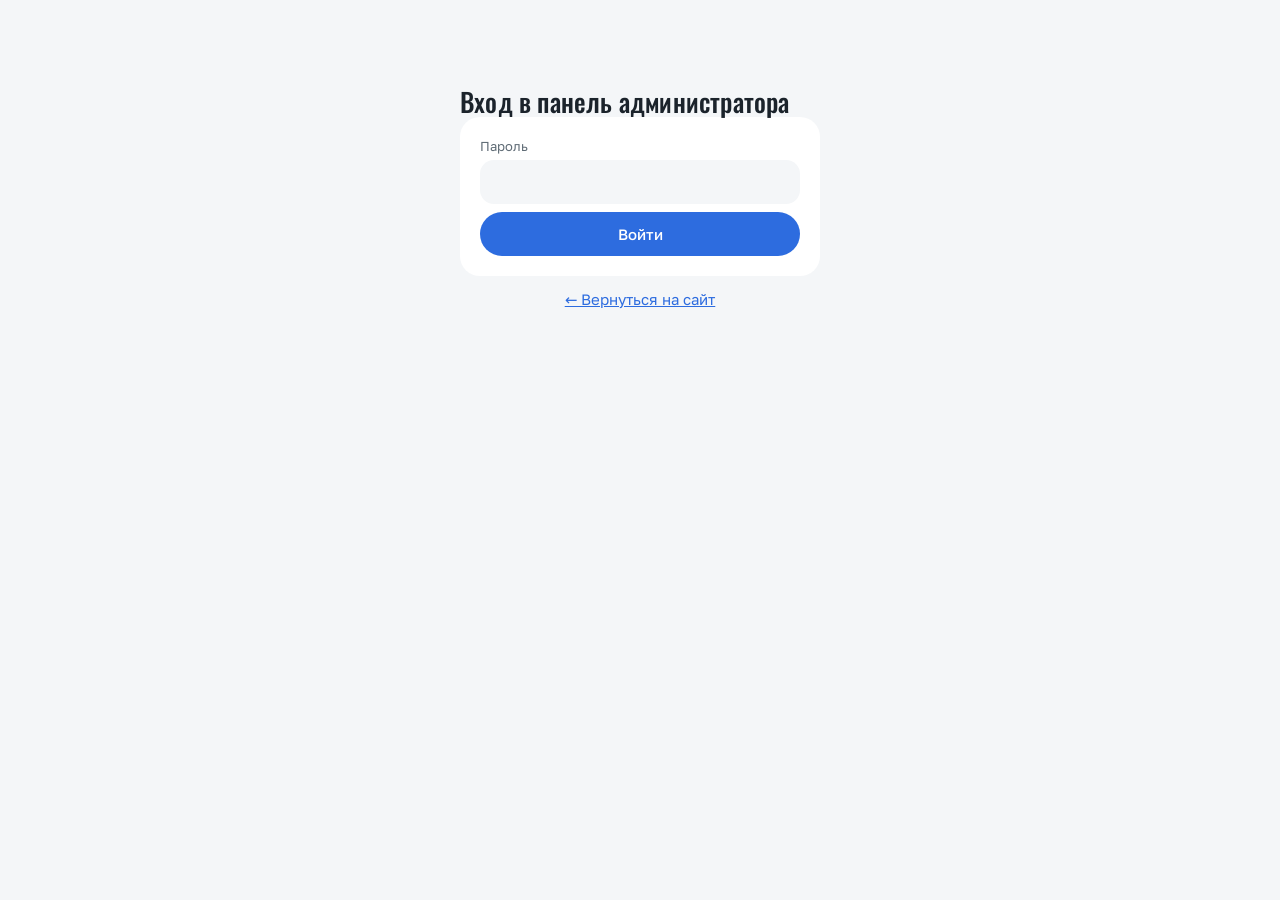
<file: admin.html>
<!DOCTYPE html>
<html lang="ru">
<head>
<meta charset="utf-8">
<!-- Только свои файлы и Worker; никаких сторонних скриптов рядом с паролем и записями клиентов -->
<meta http-equiv="Content-Security-Policy" content="default-src 'self'; script-src 'self' 'unsafe-inline'; style-src 'self' 'unsafe-inline'; img-src 'self' data:; font-src 'self'; connect-src https://gobi-zayavki.kenny-ki.workers.dev; frame-src 'none'; object-src 'none'; base-uri 'self'; form-action 'self'">
<meta name="referrer" content="no-referrer">
<meta name="viewport" content="width=device-width, initial-scale=1">
<meta name="robots" content="noindex, nofollow">
<!-- Панель нельзя открыть внутри чужой страницы (защита от подмены кликов) -->
<style>html{display:none}</style>
<script>if (window.top === window.self) document.documentElement.style.display = 'block'; else window.top.location = window.self.location;</script>
<title>Панель администратора</title>
<link rel="icon" type="image/png" href="favicon.png">
<link rel="stylesheet" href="fonts/fonts.css">
<style>
:root{--bg:#f4f6f8;--card:#ffffff;--ink:#1b232b;--muted:#5f6b75;--line:#e3e7eb;--line2:#d3d9df;--accent:#2d6cdf;--on-accent:#ffffff;--red:#b23a2e;--ok:#2f7a3e;--warn:#8a6414}
*{box-sizing:border-box;margin:0}
body{font-family:"Golos Text",system-ui,-apple-system,"Segoe UI",Roboto,sans-serif;background:var(--bg);color:var(--ink);line-height:1.5;font-size:15px;padding:24px 16px}
a{color:var(--accent)}
:focus-visible{outline:2px solid var(--accent);outline-offset:2px}
.wrap{max-width:1100px;margin:0 auto}
h1{font-size:24px;font-weight:600;letter-spacing:-.02em}
h2{font-size:18px;font-weight:600;margin:20px 0 8px}
h3{font-size:15px;font-weight:600;margin-bottom:6px}
.layout{display:grid;grid-template-columns:200px minmax(0,1fr);grid-template-areas:"top top" "tabs main";column-gap:32px}
.top{grid-area:top;padding-bottom:16px;border-bottom:1px solid var(--line);margin-bottom:24px}
.tabs{grid-area:tabs;align-self:start;flex-direction:column;gap:4px;margin:0;position:sticky;top:24px}
.tabs button{border:0;background:transparent;color:var(--muted);text-align:left;padding:12px;font-size:15px}
.tabs button.on{background:var(--ink);color:var(--bg)}
#pb,#pc{grid-area:main;min-width:0}
.card{background:var(--card);border:1px solid var(--line);border-radius:16px;padding:16px;margin-bottom:12px}
button{font:inherit;cursor:pointer;border-radius:12px;border:1px solid var(--line2);background:var(--card);color:var(--ink);padding:9px 14px;min-height:44px}
a.btnlink{display:inline-flex;align-items:center;font:inherit;border-radius:12px;border:1px solid var(--line2);background:var(--card);color:var(--ink);padding:9px 14px;min-height:44px;text-decoration:none}
button.primary{background:var(--accent);border-color:var(--accent);color:var(--on-accent);font-weight:500}
button.danger{background:var(--card);color:var(--red);border-color:var(--red)}
button:disabled{opacity:.5;cursor:default}
input,select{font:inherit;padding:9px 10px;min-height:44px;border:1px solid var(--line2);border-radius:12px;background:var(--bg);color:var(--ink);width:100%;min-width:0}
input:focus,select:focus{border-color:var(--ink)}
label.f{display:grid;gap:4px;font-size:13px;color:var(--muted)}
.row{display:flex;gap:8px;flex-wrap:wrap;align-items:flex-end}
.row>*{flex:1 1 140px}
.row>button{flex:0 0 auto}
.top{display:flex;justify-content:space-between;align-items:center;gap:8px}
.tabs{display:flex}
.bk{display:grid;grid-template-columns:70px 1fr auto;gap:10px;align-items:center;padding:12px 0;border-top:1px solid var(--line)}
.bk:first-child{border-top:0}
.bk .t{font-weight:600;font-size:18px}
.bk small{color:var(--muted)}
.badge{display:inline-block;font-size:12px;padding:1px 8px;border-radius:99px;border:1px solid currentColor;margin-left:6px}
.new{color:var(--warn)}.okb{color:var(--ok)}
.acts{display:flex;gap:6px;flex-wrap:wrap;justify-content:flex-end}
.days{font-weight:600;margin:16px 0 6px;text-transform:capitalize}
.hours{display:grid;grid-template-columns:repeat(auto-fill,minmax(110px,1fr));gap:6px;margin-top:8px}
/* вкладки настроек и закреплённая внизу кнопка сохранения */
.stabs{display:flex;flex-wrap:wrap;gap:6px;margin-bottom:14px}
.stabs button{min-height:40px;padding:8px 16px;background:transparent;color:var(--muted)}
.stabs button.on{background:var(--ink);color:var(--bg);border-color:var(--ink)}
.savebar{position:sticky;bottom:0;z-index:3;display:flex;flex-wrap:wrap;align-items:center;gap:12px;padding:12px 0;background:var(--bg);border-top:1px solid var(--line)}
.savebar .msg{margin:0;color:var(--muted)}
.savebar .msg.good{color:var(--ok)}.savebar .msg.err{color:var(--red)}
/* цены услуги: по рамке на тип кузова, внутри цена и минуты */
.lvls{display:grid;grid-template-columns:repeat(auto-fit,minmax(200px,1fr));gap:10px;margin-top:10px}
.lvl{border:1px solid var(--line);border-radius:14px;padding:10px 12px}
.lvl-t{font-size:13px;font-weight:600;color:var(--warn);margin-bottom:6px}
.lvl .two{display:grid;grid-template-columns:1fr 1fr;gap:8px}
.msg{margin:8px 0;font-size:14px}.msg.err{color:var(--red)}.msg.good{color:var(--ok)}
.hint{color:var(--muted);font-size:13px}
.empty{color:var(--muted);padding:12px 0}
/* допуслуги в ручной записи: на всю ширину формы, галочки сеткой */
.row>.exbox{flex:1 1 100%}
.exg{display:grid;grid-template-columns:repeat(auto-fill,minmax(220px,1fr));gap:4px 16px}
label.ex{display:grid;grid-template-columns:20px 1fr auto;align-items:center;gap:10px;min-height:40px;font-size:15px;color:var(--ink);cursor:pointer}
label.ex input{width:18px;height:18px;min-height:0;padding:0;accent-color:var(--accent)}
label.ex b{font-weight:500;white-space:nowrap}
/* итоговые цены */
.bk .price{margin-left:10px;font-weight:600;white-space:nowrap}
.days{display:flex;justify-content:space-between;align-items:baseline;gap:12px;flex-wrap:wrap}
.dsum{text-transform:none;font-weight:500;color:var(--muted);font-size:14px}
#mtot{font-size:16px;color:var(--ink);font-weight:600;margin-top:6px}
@media (max-width:760px){.layout{grid-template-columns:1fr;grid-template-areas:"top" "tabs" "main"}.tabs{flex-direction:row;margin-bottom:12px}.bk{grid-template-columns:60px 1fr}.acts{grid-column:1/-1;justify-content:flex-start}}
/* === Скругления: единый стиль форм и кнопок === */
button,a.btnlink{border-radius:999px}
input,select{border-radius:14px}
/* свой вид списков: Safari иначе рисует их светлыми, и текст на тёмной теме не читается */
select{-webkit-appearance:none;appearance:none;padding-right:36px;background:var(--bg) url("data:image/svg+xml,%3Csvg xmlns='http://www.w3.org/2000/svg' viewBox='0 0 24 24' fill='none' stroke='%231b232b' stroke-width='2'%3E%3Cpath d='m6 9 6 6 6-6'/%3E%3C/svg%3E") no-repeat right 12px center/16px}
select option{background:var(--card);color:var(--ink)}
.card{border-radius:18px}
.bk,.bk:first-child{padding:12px 14px;margin-bottom:8px;border:1px solid var(--line);border-radius:14px;background:var(--bg)}

/* ===== Новый вид в стиле сайта: белые карточки на светло-сером, без линий, всё скруглено ===== */
:root{--bg:#f4f6f8;--card:#ffffff;--soft:#f4f6f8;--deep:#e9edf1;--blue-soft:#e6eefc;--sand:#f0c987}
body{font-size:15px;padding:28px 20px}
h1,h2,.bk .t{font-family:Oswald,"Arial Narrow",sans-serif;font-weight:500;letter-spacing:.2px}
h1{font-size:26px;line-height:1.1}
h2{font-size:24px}
.top{border-bottom:0;padding-bottom:0;margin-bottom:28px}
.brand{display:flex;align-items:center;gap:12px}
.brand i{width:42px;height:42px;border-radius:14px;background:var(--accent);color:#fff;display:grid;place-items:center;font:500 22px Oswald,sans-serif;font-style:normal;position:relative;flex:none}
.brand i::after{content:"";position:absolute;right:-3px;top:-3px;width:12px;height:12px;border-radius:50%;background:var(--sand);border:2px solid var(--bg)}
.brand small{color:var(--muted);font-size:13px}
.card{border:0;border-radius:20px;padding:20px}
.card h3{font-size:17px}
/* кнопки: без рамок, мягкие подложки */
button,a.btnlink{border:0;background:var(--card);font-weight:500;transition:background .15s,transform .15s}
button:hover,a.btnlink:hover{background:var(--deep)}
.card button,.card a.btnlink{background:var(--deep)}
.card button:hover{background:#dde2e8}
button.primary,.card button.primary{background:var(--accent);color:#fff}
button.primary:hover,.card button.primary:hover{background:#2358bb}
button.danger,.card button.danger{background:#fbe8e6;color:var(--red);border:0}
button.danger:hover,.card button.danger:hover{background:#f6d5d1}
.tabs button,.stabs button{background:transparent;transition:none}
.tabs button:hover{background:var(--deep)}
.tabs button.on,.tabs button.on:hover{background:var(--ink);color:#fff}
/* поля: серые подложки без рамок, синий фокус */
input,select{border:0;background-color:var(--soft)}
input:focus,select:focus{outline:2px solid var(--accent);outline-offset:0}
/* шапка списка: заголовок слева, управление справа */
.lhead{display:flex;justify-content:space-between;align-items:center;gap:12px;flex-wrap:wrap;margin:32px 0 6px}
.lhead h2{margin:0}
.lctl{display:flex;align-items:center;gap:10px;flex-wrap:wrap;justify-content:flex-end}
.lctl select{width:auto;min-width:180px;background-color:var(--card)}
.upd{color:var(--muted);font-size:13px}
.refresh{display:inline-flex;align-items:center;gap:8px;padding:9px 18px 9px 14px}
.refresh svg{width:18px;height:18px;fill:none;stroke:currentColor;stroke-width:2.2;stroke-linecap:round;stroke-linejoin:round}
.refresh.busy svg{animation:spin .8s linear infinite}
.refresh:disabled{opacity:1}
@keyframes spin{to{transform:rotate(360deg)}}
/* дни и записи */
.days{text-transform:none;font-size:15px;margin:22px 4px 8px}
.days > span:first-child{display:inline-block}
.days > span:first-child::first-letter{text-transform:uppercase}
.bk,.bk:first-child{border:0;background:var(--soft);border-radius:16px;padding:14px 16px;grid-template-columns:72px 1fr auto}
.bk:last-child{margin-bottom:0}
.bk .t{font-size:22px}
.bk strong{font-weight:600;margin-right:4px}
.bk small{display:block;margin-top:2px}
.bk small + br{display:none}
.bk a{display:inline-block;margin-top:4px;font-weight:500;text-decoration:none}
.bk a:hover{text-decoration:underline}
.badge{border:0;padding:2px 10px;font-weight:500;vertical-align:1px}
.badge.okb{background:#e3f2e6;color:var(--ok)}
.badge.new{background:#fbf1dc;color:var(--warn)}
.badge:not(.okb):not(.new){background:var(--deep);color:var(--muted)}
.bk .price{display:inline-block;margin-left:6px;padding:2px 10px;border-radius:999px;background:var(--blue-soft);color:var(--accent);font-weight:600}
/* ручная запись */
#mtot{display:inline-block;align-self:start;padding:8px 14px;border-radius:12px;background:#fbf1dc;font-size:16px}
label.ex{border-radius:10px;padding:0 6px;margin:0 -6px}
label.ex:hover{background:var(--soft)}
.savebar{border-top:0;background:var(--bg)}
.lvl{border:0;background:var(--soft)}
.lvl input,.lvl select{background-color:var(--card)}
@media (max-width:760px){
  body{padding:18px 12px}
  .lhead{align-items:flex-start}
  .lctl{width:100%;justify-content:space-between}
  .upd{order:3;width:100%}
  .bk,.bk:first-child{grid-template-columns:56px 1fr;padding:12px;gap:8px 10px}
  .bk .t{font-size:20px}
  .tabs{position:static;background:var(--card);padding:4px;border-radius:999px;width:max-content;max-width:100%}
  .tabs button{padding:9px 18px}
  #pb > .card,#books .card{padding:12px}
  .card{padding:16px}
  .lctl{width:auto}
  .upd{order:0;width:auto}
  /* шапка: заголовок и кнопки не вылезают за экран */
  .top{flex-wrap:wrap;gap:12px}
  h1{font-size:22px}
  .brand i{width:38px;height:38px;font-size:20px}
  .top .row{flex-wrap:wrap!important}
  .top .row button,.top .row a.btnlink{padding:8px 16px;min-height:40px}
}
/* поля одной ширины во всех браузерах: Safari на iPhone растягивает поле даты по своей ширине и оно наезжает на соседнее */
.row>*{min-width:0}
input[type=date]{-webkit-appearance:none;appearance:none;display:block;min-width:0;max-width:100%;width:100%;text-align:left;line-height:24px}
input[type=date]::-webkit-date-and-time-value{text-align:left;min-height:24px}
@media (max-width:760px){
  #mf > label.f{flex:1 1 calc(50% - 4px)}
  #mf > .exbox,#mf > label.f:has(#mn),#mf > label.f:has(#mp){flex-basis:100%}
  #mf > button{flex:1 1 100%}
}
</style>
</head>
<body>
<div class="wrap">

<div id="login" style="display:none;max-width:360px;margin:60px auto">
  <h1>Вход в панель администратора</h1>
  <form id="lf" class="card">
    <label class="f">Пароль<input id="pw" type="password" autocomplete="current-password" required></label>
    <p class="msg err" id="lerr"></p>
    <button class="primary" type="submit" style="width:100%">Войти</button>
  </form>
  <p style="text-align:center"><a href="index.html">← Вернуться на сайт</a></p>
</div>

<div id="app" style="display:none">
<div class="layout">
  <div class="top"><div class="brand"><i aria-hidden="true">Г</i><div><h1>Панель администратора</h1><small>Автомойка «Гоби»</small></div></div><div class="row" style="flex:0 0 auto;gap:8px;flex-wrap:nowrap"><a class="btnlink" href="index.html">На сайт</a><button id="out" type="button">Выйти</button></div></div>
  <div class="tabs"><button type="button" id="tb" class="on">Записи</button><button type="button" id="tc">Настройки</button></div>

  <div id="pb">
    <div class="card">
      <h3>Добавить запись вручную</h3>
      <p class="hint">Для звонков и тех, кто пришёл сам. Время сразу станет занятым на сайте. Так же можно закрыть час на мойке.</p>
      <form id="mf" class="row" style="margin-top:8px"></form>
      <p class="msg" id="mmsg"></p>
    </div>
    <div class="lhead"><h2>Ближайшие записи</h2>
      <div class="lctl"><span class="upd" id="upd" aria-live="polite"></span><select id="fm" aria-label="Пост"></select><button id="rf" type="button" class="refresh"><svg viewBox="0 0 24 24" aria-hidden="true"><path d="M20 12a8 8 0 1 1-2.34-5.66"/><path d="M20 4v5h-5"/></svg>Обновить</button></div></div>
    <p class="msg err" id="berr"></p>
    <div id="books"></div>
  </div>

  <div id="pc" style="display:none">
    <div id="cfg"></div>
  </div>
</div>
</div>
</div>

<script>
var W = 'https://gobi-zayavki.kenny-ki.workers.dev';
var tok = sessionStorage.getItem('tk') || '';
var DAYS = ['Пн','Вт','Ср','Чт','Пт','Сб','Вс'];
var CFG = null, model = null, BOOKS = [], timer = null;
function $(id){ return document.getElementById(id); }
function el(t, c, x){ var n = document.createElement(t); if (c) n.className = c; if (x != null) n.textContent = x; return n; }

function api(path, body){
  var o = {headers: {'Authorization': 'Bearer ' + tok}};
  if (body !== undefined){ o.method = 'POST'; o.headers['Content-Type'] = 'application/json'; o.body = JSON.stringify(body); }
  return fetch(W + path, o).then(function(r){
    return r.json().catch(function(){ return {}; }).then(function(j){
      if (r.status === 401 && path !== '/admin/login'){ logout(); throw new Error('Войдите заново'); }
      if (!r.ok) throw new Error(j.error || ('Ошибка ' + r.status));
      return j;
    });
  });
}
function show(){
  var on = !!tok;
  $('login').style.display = on ? 'none' : 'block';
  $('app').style.display = on ? 'block' : 'none';
  if (on) init();
}
function logout(){ tok = ''; sessionStorage.removeItem('tk'); clearInterval(timer); document.title = 'Панель администратора'; show(); }
$('out').onclick = logout;
$('lf').onsubmit = function(e){
  e.preventDefault(); $('lerr').textContent = '';
  fetch(W + '/admin/login', {method: 'POST', headers: {'Content-Type': 'application/json'}, body: JSON.stringify({password: $('pw').value})})
    .then(function(r){ return r.json().then(function(j){ return {ok: r.ok, j: j}; }); })
    .then(function(x){
      if (!x.ok) throw new Error(x.j.error || 'Ошибка входа');
      tok = x.j.token; sessionStorage.setItem('tk', tok); $('pw').value = ''; show();
    })
    .catch(function(err){ $('lerr').textContent = err.message; });
};
function tab(t){
  $('pb').style.display = t === 'b' ? 'block' : 'none';
  $('pc').style.display = t === 'c' ? 'block' : 'none';
  $('tb').className = t === 'b' ? 'on' : ''; $('tc').className = t === 'c' ? 'on' : '';
}
$('tb').onclick = function(){ tab('b'); }; $('tc').onclick = function(){ tab('c'); };

function init(){
  fetch(W + '/config', {cache: 'no-cache'}).then(function(r){ return r.json(); }).then(function(c){
    CFG = c; model = JSON.parse(JSON.stringify(c));
    renderManual(); renderFilter(); renderCfg(); loadBooks();
    clearInterval(timer); timer = setInterval(function(){ if (!document.hidden) loadBooks(); }, 30000);
  }).catch(function(){ $('berr').textContent = 'Не удалось загрузить настройки. Проверьте Worker в Cloudflare.'; });}
function masterName(id){ var m = CFG.masters.filter(function(x){ return x.id === id; })[0]; return m ? m.name : id; }

/* ---------- записи ---------- */
function renderFilter(){
  var s = $('fm'); s.innerHTML = '';
  var o = el('option', '', 'Все посты'); o.value = ''; s.appendChild(o);
  CFG.masters.forEach(function(m){ var x = el('option', '', m.name); x.value = m.id; s.appendChild(x); });
  s.onchange = renderBooks; $('rf').onclick = loadBooks;
  s.style.display = CFG.masters.length < 2 ? 'none' : ''; // при одном посте фильтр не нужен
}
function loadBooks(){
  $('berr').textContent = ''; $('rf').classList.add('busy'); $('rf').disabled = true;
  api('/admin/bookings').then(function(j){
      BOOKS = j; renderBooks(); if (window.refreshManualTimes) window.refreshManualTimes();
      var n = new Date(); $('upd').textContent = 'Обновлено в ' + ('0' + n.getHours()).slice(-2) + ':' + ('0' + n.getMinutes()).slice(-2);
    })
    .catch(function(e){ $('berr').textContent = e.message; })
    .then(function(){ $('rf').classList.remove('busy'); $('rf').disabled = false; });
}
// итоговая цена записи: мойка по кузову + допуслуги (по текущему прайсу)
function rub(n){ return String(n).replace(/\B(?=(\d{3})+(?!\d))/g, ' ') + ' ₽'; }
function bookPrice(b){
  function pr(name){ var s = CFG.services.filter(function(x){ return x.name === name; })[0], p = s && s.prices[b.level]; return p ? p.price : null; }
  var base = pr(b.service); if (base == null) return null;
  return (b.extras || []).reduce(function(t, n){ return t + (pr(n) || 0); }, base);
}
function renderBooks(){
  var box = $('books'); box.innerHTML = '';
  var nw = BOOKS.filter(function(b){ return b.status !== 'ok'; }).length;
  document.title = (nw ? '(' + nw + ') ' : '') + 'Панель администратора';
  var f = $('fm').value, last = '', card = null, n = 0, dayHead = null, daySum = 0, dayCnt = 0;
  var today = new Date(); today.setDate(today.getDate() - 1);
  function closeDay(){ if (dayHead) dayHead.lastChild.textContent = dayCnt + ' ' + (dayCnt % 10 === 1 && dayCnt % 100 !== 11 ? 'запись' : dayCnt % 10 >= 2 && dayCnt % 10 <= 4 && (dayCnt % 100 < 10 || dayCnt % 100 >= 20) ? 'записи' : 'записей') + ' · ' + rub(daySum); }
  BOOKS.filter(function(b){ return !f || b.master === f; }).forEach(function(b){
    n++;
    if (b.date !== last){
      closeDay(); daySum = 0; dayCnt = 0;
      last = b.date;
      var d = new Date(b.date + 'T12:00:00');
      dayHead = el('div', 'days'); dayHead.appendChild(el('span', '', d.toLocaleDateString('ru-RU', {weekday: 'long', day: 'numeric', month: 'long'}))); dayHead.appendChild(el('span', 'dsum'));
      box.appendChild(dayHead);
      card = el('div', 'card'); box.appendChild(card);
    }
    var price = bookPrice(b); dayCnt++; if (price != null) daySum += price;
    var row = el('div', 'bk');
    row.appendChild(el('div', 't', b.time || '—'));
    var mid = el('div');
    var l1 = el('div'); l1.appendChild(el('strong', '', b.name || 'Без имени'));
    var bd = el('span', 'badge ' + (b.status === 'ok' ? 'okb' : 'new'), b.status === 'ok' ? 'Подтверждена' : 'Новая'); l1.appendChild(bd);
    if (b.manual) l1.appendChild(el('span', 'badge', 'вручную'));
    if (price != null) l1.appendChild(el('span', 'price', rub(price)));
    mid.appendChild(l1);
    // кузов, мойка и допуслуги; пост показываем, только если их несколько
    var l2 = el('small', '', [CFG.masters.length > 1 ? masterName(b.master) : '', b.level, b.service].filter(Boolean).join(', ') + (b.extras && b.extras.length ? ' + ' + b.extras.join(', ') : ''));
    mid.appendChild(l2);
    if (b.phone && b.phone !== '—'){
      mid.appendChild(document.createElement('br'));
      var a = el('a', '', b.phone); a.href = 'tel:' + b.phone.replace(/[^\d+]/g, ''); mid.appendChild(a);
    }
    row.appendChild(mid);
    var ac = el('div', 'acts');
    if (b.status !== 'ok'){ var ok = el('button', 'primary', 'Подтвердить'); ok.onclick = function(){ act(b.id, 'ok'); }; ac.appendChild(ok); }
    var no = el('button', 'danger', 'Отменить');
    no.onclick = function(){ if (confirm('Отменить запись «' + (b.name || '') + '» на ' + b.date + ' ' + (b.time || '') + '? Время освободится на сайте.')) act(b.id, 'no'); };
    ac.appendChild(no); row.appendChild(ac); card.appendChild(row);
  });
  closeDay();
  if (!n) box.appendChild(el('p', 'empty', 'Записей пока нет.'));
}
function act(id, a){ api('/admin/action', {id: id, act: a}).then(loadBooks).catch(function(e){ $('berr').textContent = e.message; }); }

function renderManual(){
  var f = $('mf'); f.innerHTML = '';
  function sel(label, id, opts){ var l = el('label', 'f', label), s = el('select'); s.id = id;
    opts.forEach(function(o){ var x = el('option', '', o[1]); x.value = o[0]; s.appendChild(x); }); l.appendChild(s); f.appendChild(l); return l; }
  // пост выбираем, только если их несколько; при одном посте поле скрыто
  var ml = sel('Пост', 'mm', CFG.masters.map(function(m){ return [m.id, m.name]; }));
  if (CFG.masters.length < 2) ml.style.display = 'none';
  sel('Кузов', 'ml', CFG.levels.map(function(l){ return [l, l]; }));
  sel('Услуга', 'ms', []);
  function priceOf(v, lv){ var p = v.prices[lv]; return p ? p : null; }
  // мойки с ценой для выбранного кузова; допуслуги без минут сюда не попадают
  function fillSvc(){
    var lv = $('ml').value, s = $('ms'), keep = s.value; s.innerHTML = '';
    CFG.services.forEach(function(v){ var p = priceOf(v, lv); if (!p || !p.minutes) return;
      var x = el('option', '', v.name + ' — ' + p.price + ' ₽ · ' + p.minutes + ' мин'); x.value = v.name; s.appendChild(x); });
    s.value = keep; if (s.selectedIndex < 0) s.selectedIndex = 0;
  }
  var dl = el('label', 'f', 'Дата'), di = el('input'); di.type = 'date'; di.id = 'md'; di.required = true;
  var t = new Date(); di.value = t.getFullYear() + '-' + ('0' + (t.getMonth() + 1)).slice(-2) + '-' + ('0' + t.getDate()).slice(-2);
  dl.appendChild(di); f.appendChild(dl);
  sel('Время', 'mt', []);
  // время — по графику поста на выбранный день, шагом в длительность мойки
  function fillTimes(){
    var s = $('mt'), keep = s.value; s.innerHTML = '';
    var m = CFG.masters.filter(function(x){ return x.id === $('mm').value; })[0] || CFG.masters[0];
    var d = new Date($('md').value + 'T12:00:00'), key = DAYS[(d.getDay() + 6) % 7];
    var h = /^(\d{1,2}):(\d{2})-(\d{1,2}):(\d{2})$/.exec(String((m && m.hours && m.hours[key]) || '').trim());
    var v = CFG.services.filter(function(x){ return x.name === $('ms').value; })[0], p = v && priceOf(v, $('ml').value);
    var dur = p && p.minutes ? p.minutes : 60;
    if (!h){ var o = el('option', '', 'Выходной'); o.value = ''; s.appendChild(o); s.disabled = true; return; }
    s.disabled = false;
    function hhmm(x){ return ('0' + Math.floor(x / 60)).slice(-2) + ':' + (x % 60 ? ('0' + x % 60).slice(-2) : '00'); }
    // занятые получасы этого поста на эту дату — из списка записей
    var taken = [];
    BOOKS.forEach(function(b){ if (b.date === $('md').value && b.master === m.id) taken = taken.concat(b.cells || [b.time]); });
    for (var x = +h[1] * 60 + +h[2]; x + dur <= +h[3] * 60 + +h[4]; x += dur){
      var tt = hhmm(x), busy = false;
      for (var c = x; c < x + dur; c += 30) if (taken.indexOf(hhmm(c)) >= 0) busy = true;
      var op = el('option', '', tt + (busy ? ' — занято' : '')); op.value = tt; op.disabled = busy; s.appendChild(op);
    }
    s.value = keep; if (s.selectedIndex < 0 || s.options[s.selectedIndex].disabled){
      var free = [].filter.call(s.options, function(o){ return !o.disabled; })[0]; s.value = free ? free.value : '';
    }
  }
  window.refreshManualTimes = fillTimes;
  // допуслуги: галочки с ценой для выбранного кузова
  var exl = el('div', 'f exbox'); exl.appendChild(el('span', '', 'Доп. услуги'));
  var exg = el('div', 'exg'); exg.id = 'mx'; exl.appendChild(exg);
  var tot = el('p', 'hint'); tot.id = 'mtot'; exl.appendChild(tot); f.appendChild(exl);
  function fillExtras(){
    var lv = $('ml').value, on = [].map.call(exg.querySelectorAll('input:checked'), function(i){ return i.value; }); exg.innerHTML = '';
    CFG.services.forEach(function(v){ var p = priceOf(v, lv); if (!p || p.minutes) return;
      var lb = el('label', 'ex'), cb = el('input'); cb.type = 'checkbox'; cb.value = v.name; cb.checked = on.indexOf(v.name) >= 0; cb.onchange = total;
      lb.appendChild(cb); lb.appendChild(el('span', '', v.name)); lb.appendChild(el('b', '', p.price + ' ₽')); exg.appendChild(lb); });
    if (!exg.children.length) exl.style.display = 'none';
  }
  function chosen(){ return [].map.call(exg.querySelectorAll('input:checked'), function(i){ return i.value; }); }
  function total(){
    var lv = $('ml').value, sum = 0, v = CFG.services.filter(function(x){ return x.name === $('ms').value; })[0], p = v && priceOf(v, lv);
    if (p) sum += p.price;
    chosen().forEach(function(n){ var e = CFG.services.filter(function(x){ return x.name === n; })[0], q = e && priceOf(e, lv); if (q) sum += q.price; });
    var n = chosen().length;
    $('mtot').textContent = 'Итого: ' + String(sum).replace(/\B(?=(\d{3})+(?!\d))/g, ' ') + ' ₽' + (n ? ' (мойка и ' + n + ' доп.)' : '');
  }
  $('ml').onchange = function(){ fillSvc(); fillExtras(); fillTimes(); total(); };
  $('ms').onchange = function(){ fillTimes(); total(); };
  $('mm').onchange = fillTimes; di.onchange = fillTimes;
  fillSvc(); fillExtras(); fillTimes(); total();
  var nl = el('label', 'f', 'Имя (необязательно)'), ni = el('input'); ni.id = 'mn'; nl.appendChild(ni); f.appendChild(nl);
  var pl = el('label', 'f', 'Телефон (необязательно)'), pi = el('input'); pi.id = 'mp'; pi.type = 'tel';
  pi.inputMode = 'tel'; pi.autocomplete = 'off'; pi.maxLength = 18; pi.placeholder = '+7 (___) ___-__-__';
  // маска как на сайте: 8 или 7 в начале превращаются в +7, лишние цифры отбрасываются
  function fmtPhone(v){
    var d = v.replace(/\D/g, '');
    if (d[0] === '7' || d[0] === '8') d = d.slice(1);
    d = d.slice(0, 10);
    var o = '+7 (' + d.slice(0, 3);
    if (d.length > 3) o += ') ' + d.slice(3, 6);
    if (d.length > 6) o += '-' + d.slice(6, 8);
    if (d.length > 8) o += '-' + d.slice(8, 10);
    return o;
  }
  pi.addEventListener('focus', function(){ if (!this.value) this.value = '+7 ('; });
  pi.addEventListener('input', function(){ this.value = fmtPhone(this.value); });
  pi.addEventListener('blur', function(){ if (this.value.replace(/\D/g, '').length <= 1) this.value = ''; });
  pl.appendChild(pi); f.appendChild(pl);
  var b = el('button', 'primary', 'Добавить'); b.type = 'submit'; f.appendChild(b);
  f.onsubmit = function(e){
    e.preventDefault(); var msg = $('mmsg'); msg.className = 'msg'; msg.textContent = '';
    if (!$('mt').value){ msg.className = 'msg err'; msg.textContent = $('mt').disabled ? 'В этот день мойка не работает.' : 'На этот день всё занято.'; return; }
    var pd = $('mp').value.replace(/\D/g, '');
    if (pd.length > 1 && pd.length < 11){ msg.className = 'msg err'; msg.textContent = 'Введите номер полностью: +7 (999) 123-45-67 — или оставьте поле пустым.'; $('mp').focus(); return; }
    if (pd.length <= 1) $('mp').value = '';
    api('/admin/book', {master: $('mm').value, level: $('ml').value, service: $('ms').value, extras: chosen(), date: $('md').value, time: $('mt').value, name: $('mn').value, phone: $('mp').value})
      .then(function(){
        msg.className = 'msg good'; msg.textContent = 'Запись добавлена, время занято.';
        $('mn').value = ''; $('mp').value = ''; [].forEach.call(exg.querySelectorAll('input:checked'), function(i){ i.checked = false; }); total(); loadBooks();
      })
      .catch(function(err){ msg.className = 'msg err'; msg.textContent = err.message; });
  };
}

/* ---------- настройки ---------- */
function field(label, obj, key, type){
  var l = el('label', 'f', label), i = el('input'); i.type = type || 'text';
  i.value = obj[key] == null ? '' : obj[key];
  i.oninput = function(){ obj[key] = type === 'number' ? Number(i.value) : i.value; };
  l.appendChild(i); return l;
}
// вкладки настроек: показывается один блок, сохраняются все сразу
var SECS = [['svc', 'Услуги и цены'], ['mst', 'Пост и график'], ['shop', 'Мойка'], ['gen', 'Общие']], SEC = 'svc';
function renderCfg(){
  var box = $('cfg'); box.innerHTML = '';
  var bar = el('div', 'stabs'); bar.setAttribute('role', 'tablist'); box.appendChild(bar);
  var g = el('div', 'card'); g.appendChild(el('h3', '', 'Общие'));
  g.appendChild(field('Записываться на дней вперёд (1-120)', model, 'ahead', 'number')); g.dataset.sec = 'gen'; box.appendChild(g);

  var s = el('div', 'card'); s.appendChild(el('h3', '', 'Мойка'));
  var r1 = el('div', 'row'); ['name', 'address', 'note', 'phone', 'phone2', 'email', 'vk', 'tg'].forEach(function(k, i){
    r1.appendChild(field(['Название (без слова «Автомойка»)', 'Адрес', 'Как найти', 'Телефон', 'Второй телефон', 'E-mail', 'Ссылка ВКонтакте', 'Ссылка Telegram'][i], model.shop, k)); });
  s.appendChild(r1); s.appendChild(el('h3', '', 'Часы работы мойки (текст на сайте)')).style.marginTop = '10px';
  model.shop.hours.forEach(function(h, i){
    var r = el('div', 'row'); r.style.marginBottom = '6px';
    r.appendChild(field('Дни', h, 0)); r.appendChild(field('Часы', h, 1));
    var d = el('button', 'danger', 'Убрать'); d.type = 'button'; d.onclick = function(){ model.shop.hours.splice(i, 1); renderCfg(); }; r.appendChild(d);
    s.appendChild(r);
  });
  var ah = el('button', '', 'Добавить строку'); ah.type = 'button'; ah.onclick = function(){ model.shop.hours.push(['', '']); renderCfg(); }; s.appendChild(ah);
  s.dataset.sec = 'shop'; box.appendChild(s);

  var sv = el('div', 'card'); sv.appendChild(el('h3', '', 'Услуги и цены'));
  sv.appendChild(el('p', 'hint', 'Цена и минуты для каждого типа кузова. Пустая цена: для этого кузова услуги нет. Минуты у мойки — сколько длится запись (60 — целый час). Услуги без минут — дополнительные: на сайте их добавляют к мойке при записи.'));
  model.services.forEach(function(x, i){
    var c = el('div'); c.style.cssText = 'border-top:1px solid var(--line);padding-top:10px;margin-top:10px';
    var r = el('div', 'row'); r.appendChild(field('Название', x, 'name')); r.appendChild(field('Описание', x, 'desc')); r.appendChild(field('Группа в прайсе', x, 'group'));
    var d = el('button', 'danger', 'Убрать'); d.type = 'button'; d.onclick = function(){ model.services.splice(i, 1); renderCfg(); }; r.appendChild(d);
    c.appendChild(r);
    var g = el('div', 'lvls');
    model.levels.forEach(function(l){
      var p = x.prices[l] || {price: null, minutes: null}, box = el('div', 'lvl');
      box.appendChild(el('div', 'lvl-t', l)); var two = el('div', 'two'); box.appendChild(two); g.appendChild(box);
      [['price', 'Цена, ₽'], ['minutes', 'Минут']].forEach(function(f){
        var lb = el('label', 'f', f[1]), inp = el('input'); inp.type = 'number'; inp.value = p[f[0]] == null ? '' : p[f[0]];
        inp.oninput = function(){
          var v = inp.value === '' ? null : Number(inp.value), cur = x.prices[l] || {price: null, minutes: null};
          cur[f[0]] = v; if (cur.price == null) delete x.prices[l]; else x.prices[l] = cur;
        };
        lb.appendChild(inp); two.appendChild(lb);
      });
    });
    c.appendChild(g); sv.appendChild(c);
  });
  var as = el('button', '', 'Добавить услугу'); as.type = 'button'; as.style.marginTop = '12px';
  as.onclick = function(){ var pr = {}; model.levels.forEach(function(l){ pr[l] = {price: 100, minutes: null}; }); model.services.push({name: 'Новая услуга', group: 'Салон', desc: '', prices: pr}); renderCfg(); }; sv.appendChild(as);
  sv.dataset.sec = 'svc'; box.appendChild(sv);

  var ms = el('div', 'card'); ms.appendChild(el('h3', '', 'Пост и график'));
  ms.appendChild(el('p', 'hint', 'Часы приёма записей в формате 10:00-20:00 (шаг 30 минут): последняя запись начинается за час до конца. Пустое поле — выходной. Удалить пост нельзя, чтобы не потерять записи.'));
  model.masters.forEach(function(m){
    var c = el('div'); c.style.cssText = 'border-top:1px solid var(--line);padding-top:10px;margin-top:10px';
    var r = el('div', 'row'); r.appendChild(field('Название (' + m.id + ')', m, 'name'));
    var ll = el('label', 'f', 'Кузов по умолчанию'), ls = el('select');
    model.levels.forEach(function(l){ var o = el('option', '', l); o.value = l; ls.appendChild(o); });
    ls.value = m.level; ls.onchange = function(){ m.level = ls.value; }; ll.appendChild(ls); r.appendChild(ll); c.appendChild(r);
    var h = el('div', 'hours'); DAYS.forEach(function(d){ var l = field(d, m.hours, d); l.querySelector('input').placeholder = 'выходной'; h.appendChild(l); });
    c.appendChild(h); ms.appendChild(c);
  });
  var am = el('button', '', 'Добавить пост'); am.type = 'button'; am.style.marginTop = '12px';
  am.onclick = function(){
    var n = Math.max.apply(null, model.masters.map(function(m){ return +m.id.slice(1); })) + 1, hr = {};
    DAYS.forEach(function(d){ hr[d] = ''; });
    model.masters.push({id: 'm' + n, name: 'Пост ' + n, level: model.levels[0], exp: '', hours: hr}); renderCfg();
  };
  ms.appendChild(am); ms.dataset.sec = 'mst'; box.appendChild(ms);

  SECS.forEach(function(x){
    var b = el('button', SEC === x[0] ? 'on' : '', x[1]); b.type = 'button'; b.setAttribute('role', 'tab'); b.setAttribute('aria-selected', SEC === x[0]);
    b.onclick = function(){ SEC = x[0]; renderCfg(); window.scrollTo(0, 0); }; bar.appendChild(b);
  });
  [].forEach.call(box.querySelectorAll('.card[data-sec]'), function(c){ c.hidden = c.dataset.sec !== SEC; });

  var sb = el('button', 'primary', 'Сохранить настройки'); sb.type = 'button';
  var msg = el('p', 'msg', 'Сохраняются все вкладки сразу, на сайте изменения появятся в течение минуты.');
  sb.onclick = function(){
    msg.className = 'msg'; msg.textContent = 'Сохраняем…';
    api('/admin/config', {config: model}).then(function(){
      CFG = JSON.parse(JSON.stringify(model)); msg.className = 'msg good'; msg.textContent = 'Сохранено. Сайт подхватит изменения в течение минуты.';
      renderManual(); renderFilter(); renderBooks();
    }).catch(function(e){ msg.className = 'msg err'; msg.textContent = e.message; });
  };
  var save = el('div', 'savebar'); save.appendChild(sb); save.appendChild(msg); box.appendChild(save);
}
show();
</script>
</body>
</html>
</file>
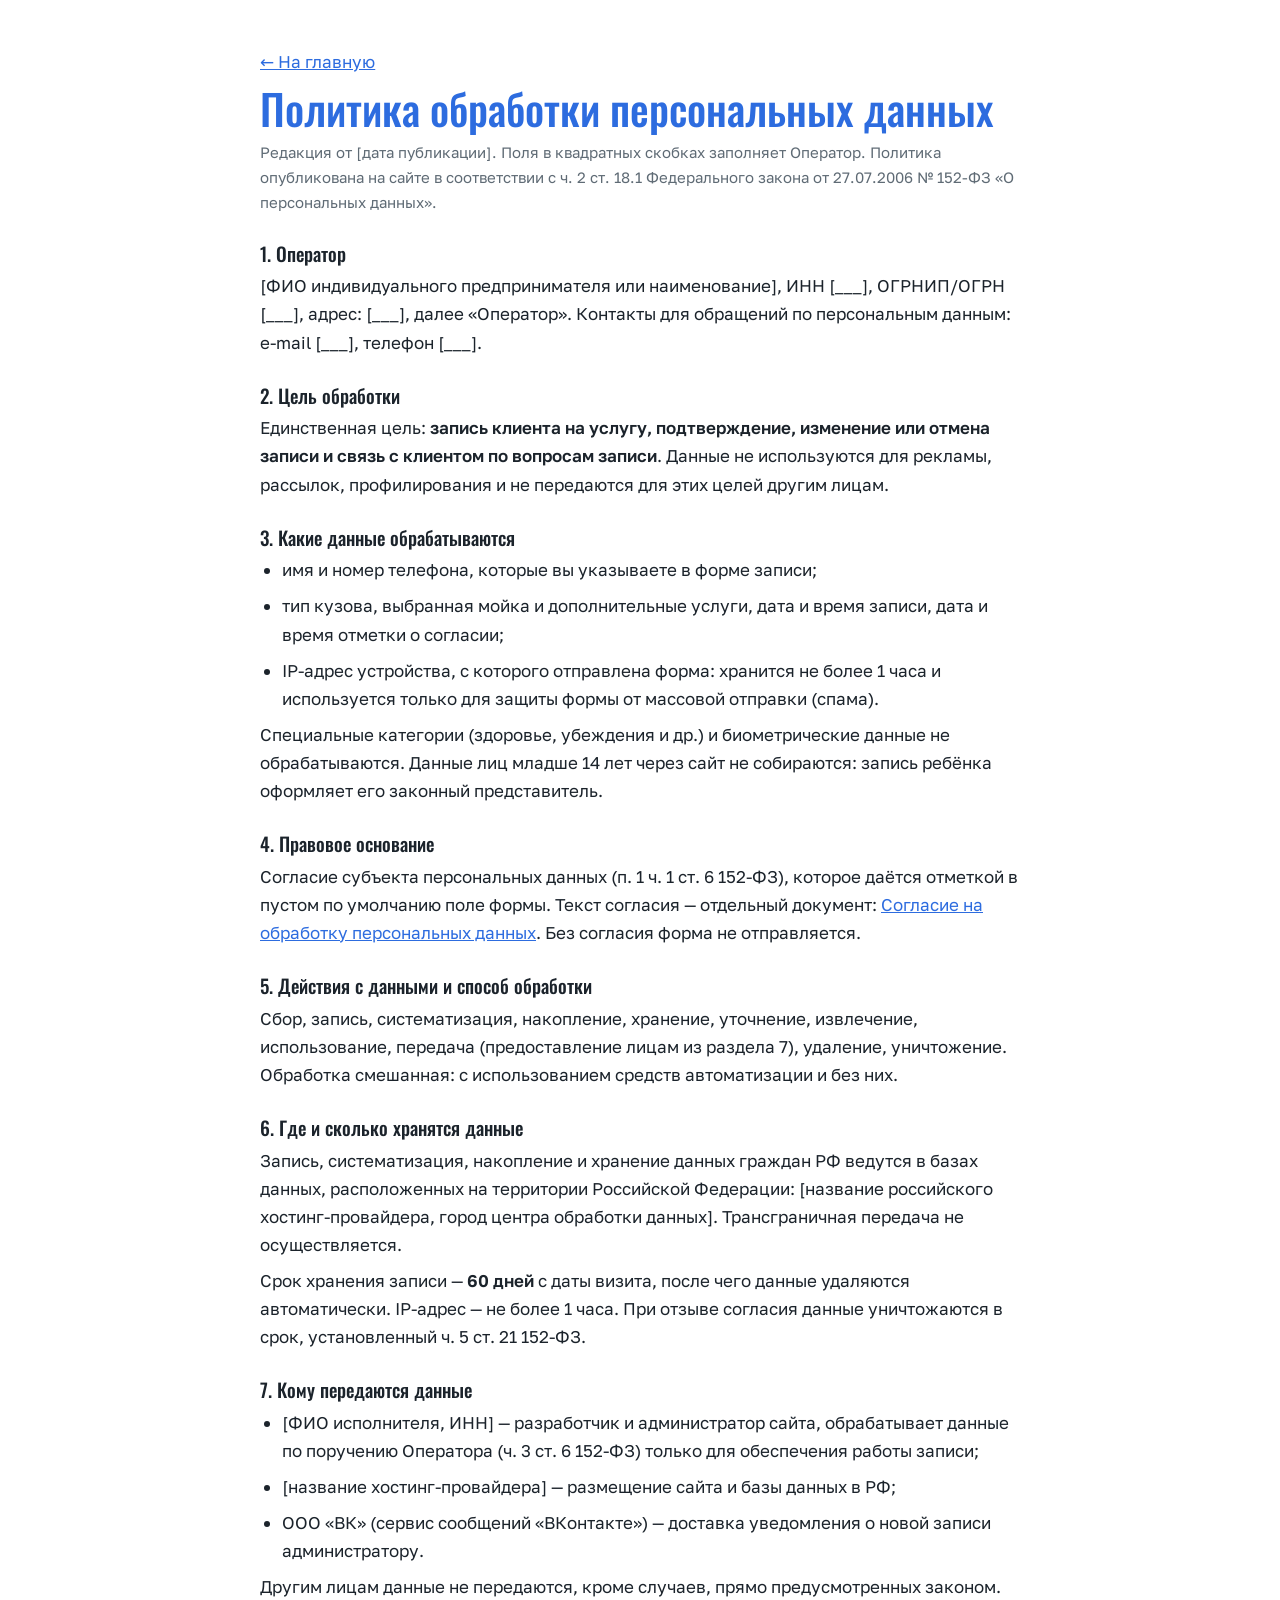
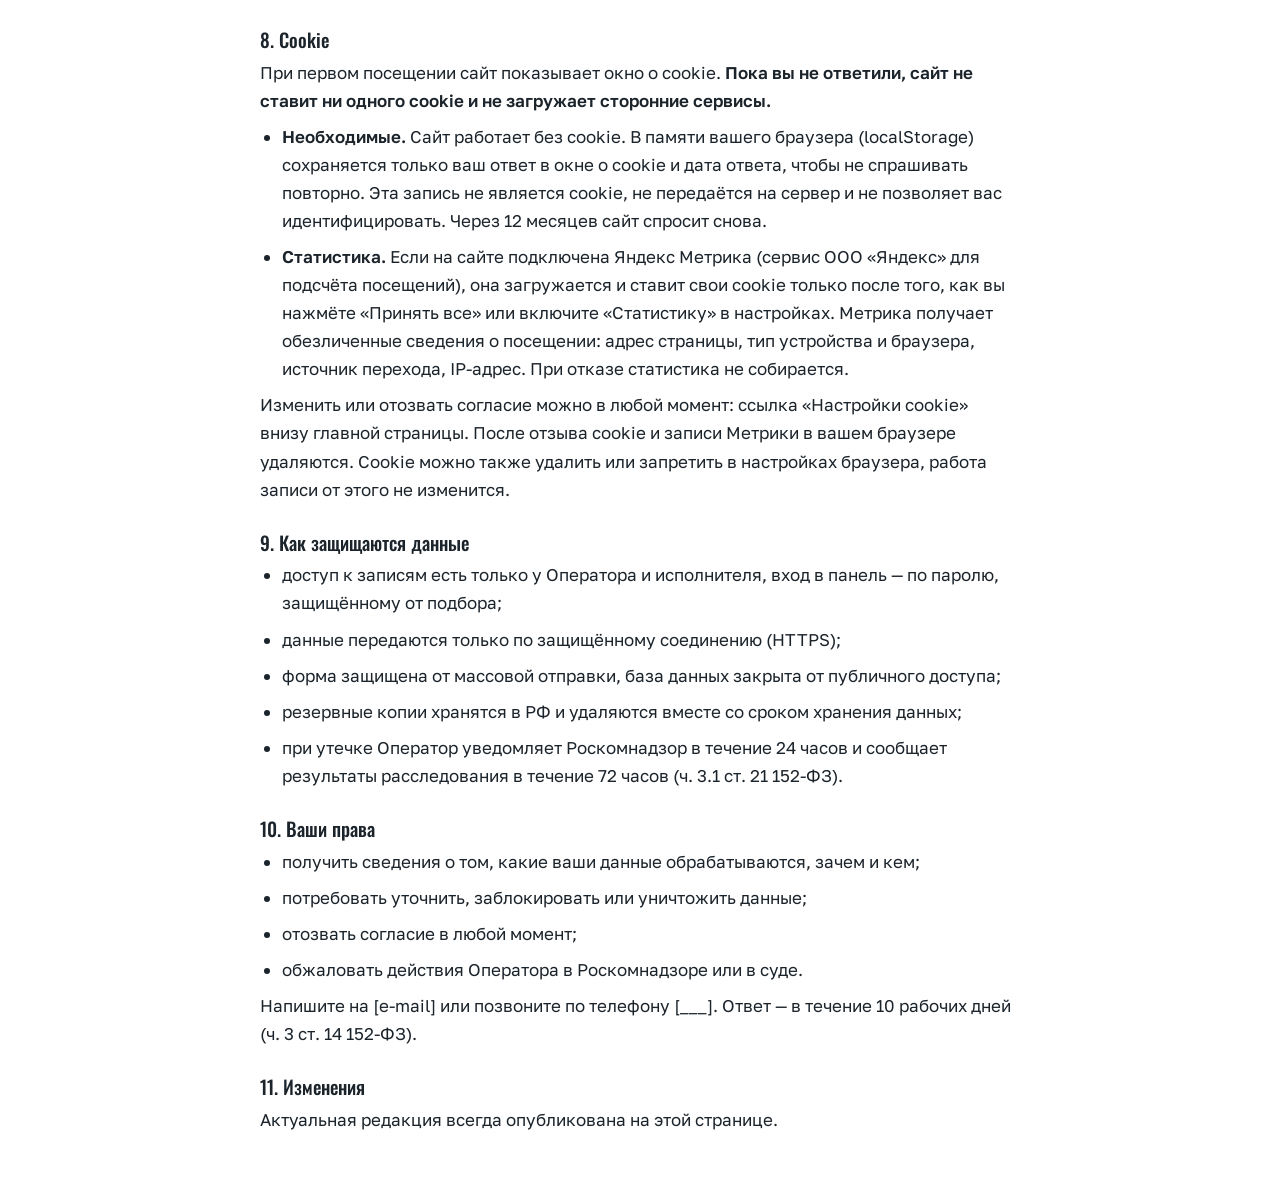
<file: privacy.html>
<!DOCTYPE html>
<html lang="ru">
<head>
<meta name="robots" content="noindex">
<meta charset="utf-8">
<meta name="viewport" content="width=device-width, initial-scale=1">
<title>Политика обработки персональных данных</title>
<link rel="icon" type="image/png" href="favicon.png">
<link rel="stylesheet" href="fonts/fonts.css">
<style>
:root{--bg:#ffffff;--ink:#1b232b;--muted:#5f6b75;--gold:#2d6cdf}
*{box-sizing:border-box;margin:0}
body{font-family:"Golos Text",system-ui,sans-serif;background:var(--bg);color:var(--ink);line-height:1.65;font-size:17px;padding:48px 24px}
main{max-width:760px;margin:0 auto}
h1,h2{font-family:Oswald,"Arial Narrow",sans-serif;font-weight:500;line-height:1.15}
h1{font-size:clamp(28px,6vw,42px);margin-bottom:8px;color:var(--gold)}
h2{font-size:19px;margin:28px 0 8px}
p,li{margin-bottom:8px}
ul{padding-left:22px}
a{color:var(--gold)}
:focus-visible{outline:2px solid var(--gold);outline-offset:3px}
.muted{color:var(--muted);font-size:15px}
</style>
</head>
<body>
<main>
<p><a href="index.html">← На главную</a></p>
<h1>Политика обработки персональных данных</h1>
<p class="muted">Редакция от [дата публикации]. Поля в квадратных скобках заполняет Оператор. Политика опубликована на сайте в соответствии с ч. 2 ст. 18.1 Федерального закона от 27.07.2006 № 152-ФЗ «О персональных данных».</p>

<h2>1. Оператор</h2>
<p>[ФИО индивидуального предпринимателя или наименование], ИНН [___], ОГРНИП/ОГРН [___], адрес: [___], далее «Оператор». Контакты для обращений по персональным данным: e-mail [___], телефон [___].</p>

<h2>2. Цель обработки</h2>
<p>Единственная цель: <b>запись клиента на услугу, подтверждение, изменение или отмена записи и связь с клиентом по вопросам записи</b>. Данные не используются для рекламы, рассылок, профилирования и не передаются для этих целей другим лицам.</p>

<h2>3. Какие данные обрабатываются</h2>
<ul>
<li>имя и номер телефона, которые вы указываете в форме записи;</li>
<li>тип кузова, выбранная мойка и дополнительные услуги, дата и время записи, дата и время отметки о согласии;</li>
<li>IP-адрес устройства, с которого отправлена форма: хранится не более 1 часа и используется только для защиты формы от массовой отправки (спама).</li>
</ul>
<p>Специальные категории (здоровье, убеждения и др.) и биометрические данные не обрабатываются. Данные лиц младше 14 лет через сайт не собираются: запись ребёнка оформляет его законный представитель.</p>

<h2>4. Правовое основание</h2>
<p>Согласие субъекта персональных данных (п. 1 ч. 1 ст. 6 152-ФЗ), которое даётся отметкой в пустом по умолчанию поле формы. Текст согласия — отдельный документ: <a href="soglasie.html">Согласие на обработку персональных данных</a>. Без согласия форма не отправляется.</p>

<h2>5. Действия с данными и способ обработки</h2>
<p>Сбор, запись, систематизация, накопление, хранение, уточнение, извлечение, использование, передача (предоставление лицам из раздела 7), удаление, уничтожение. Обработка смешанная: с использованием средств автоматизации и без них.</p>

<h2>6. Где и сколько хранятся данные</h2>
<p>Запись, систематизация, накопление и хранение данных граждан РФ ведутся в базах данных, расположенных на территории Российской Федерации: [название российского хостинг-провайдера, город центра обработки данных]. Трансграничная передача не осуществляется.</p>
<p>Срок хранения записи — <b>60 дней</b> с даты визита, после чего данные удаляются автоматически. IP-адрес — не более 1 часа. При отзыве согласия данные уничтожаются в срок, установленный ч. 5 ст. 21 152-ФЗ.</p>

<h2>7. Кому передаются данные</h2>
<ul>
<li>[ФИО исполнителя, ИНН] — разработчик и администратор сайта, обрабатывает данные по поручению Оператора (ч. 3 ст. 6 152-ФЗ) только для обеспечения работы записи;</li>
<li>[название хостинг-провайдера] — размещение сайта и базы данных в РФ;</li>
<li>ООО «ВК» (сервис сообщений «ВКонтакте») — доставка уведомления о новой записи администратору.</li>
</ul>
<p>Другим лицам данные не передаются, кроме случаев, прямо предусмотренных законом.</p>

<h2 id="cookie">8. Cookie</h2>
<p>При первом посещении сайт показывает окно о cookie. <b>Пока вы не ответили, сайт не ставит ни одного cookie и не загружает сторонние сервисы.</b></p>
<ul>
<li><b>Необходимые.</b> Сайт работает без cookie. В памяти вашего браузера (localStorage) сохраняется только ваш ответ в окне о cookie и дата ответа, чтобы не спрашивать повторно. Эта запись не является cookie, не передаётся на сервер и не позволяет вас идентифицировать. Через 12 месяцев сайт спросит снова.</li>
<li><b>Статистика.</b> Если на сайте подключена Яндекс Метрика (сервис ООО «Яндекс» для подсчёта посещений), она загружается и ставит свои cookie только после того, как вы нажмёте «Принять все» или включите «Статистику» в настройках. Метрика получает обезличенные сведения о посещении: адрес страницы, тип устройства и браузера, источник перехода, IP-адрес. При отказе статистика не собирается.</li>
</ul>
<p>Изменить или отозвать согласие можно в любой момент: ссылка «Настройки cookie» внизу главной страницы. После отзыва cookie и записи Метрики в вашем браузере удаляются. Cookie можно также удалить или запретить в настройках браузера, работа записи от этого не изменится.</p>

<h2>9. Как защищаются данные</h2>
<ul>
<li>доступ к записям есть только у Оператора и исполнителя, вход в панель — по паролю, защищённому от подбора;</li>
<li>данные передаются только по защищённому соединению (HTTPS);</li>
<li>форма защищена от массовой отправки, база данных закрыта от публичного доступа;</li>
<li>резервные копии хранятся в РФ и удаляются вместе со сроком хранения данных;</li>
<li>при утечке Оператор уведомляет Роскомнадзор в течение 24 часов и сообщает результаты расследования в течение 72 часов (ч. 3.1 ст. 21 152-ФЗ).</li>
</ul>

<h2>10. Ваши права</h2>
<ul>
<li>получить сведения о том, какие ваши данные обрабатываются, зачем и кем;</li>
<li>потребовать уточнить, заблокировать или уничтожить данные;</li>
<li>отозвать согласие в любой момент;</li>
<li>обжаловать действия Оператора в Роскомнадзоре или в суде.</li>
</ul>
<p>Напишите на [e-mail] или позвоните по телефону [___]. Ответ — в течение 10 рабочих дней (ч. 3 ст. 14 152-ФЗ).</p>

<h2>11. Изменения</h2>
<p>Актуальная редакция всегда опубликована на этой странице.</p>
</main>
</body>
</html>
</file>
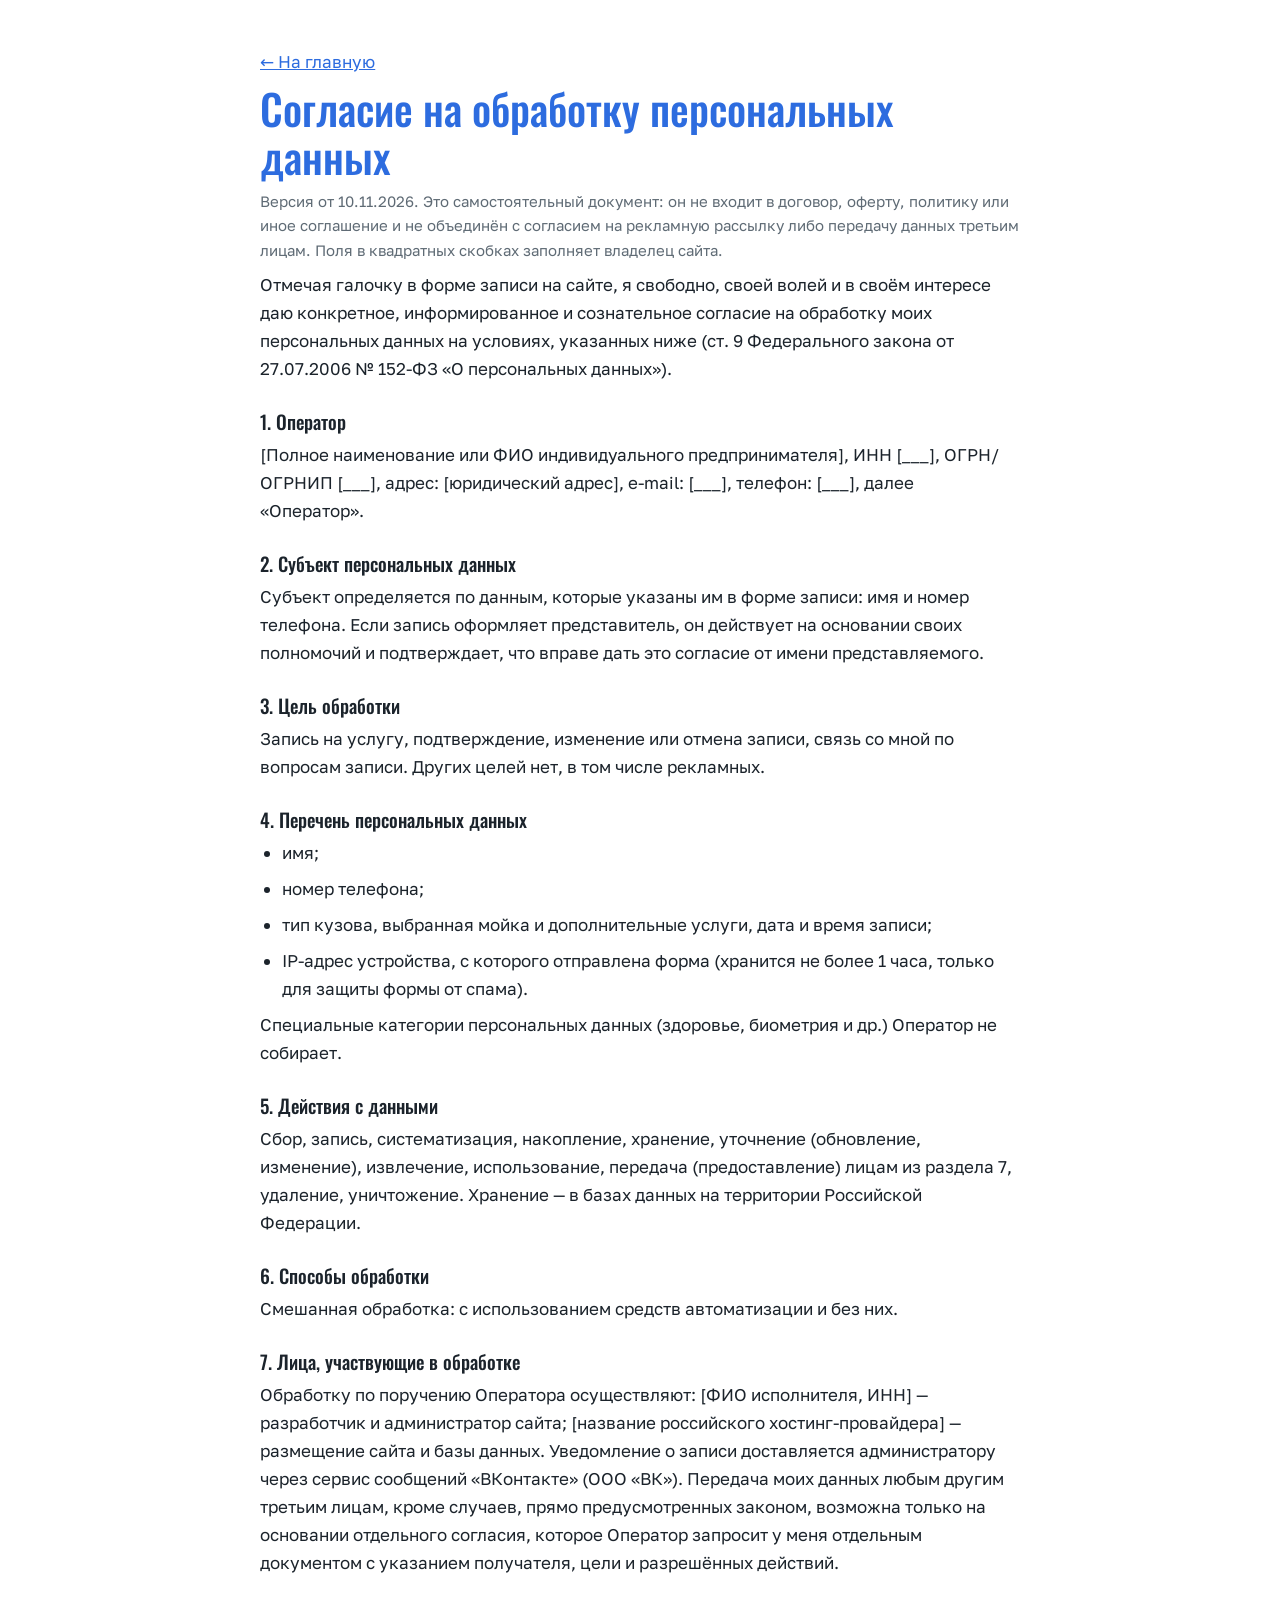
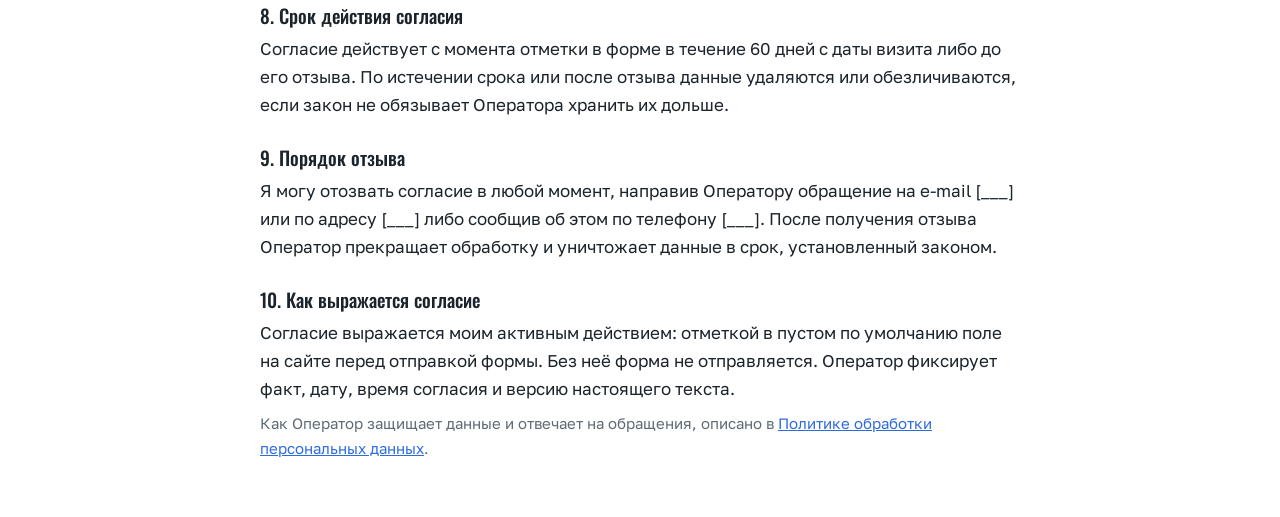
<file: soglasie.html>
<!DOCTYPE html>
<html lang="ru">
<head>
<meta name="robots" content="noindex">
<meta charset="utf-8">
<meta name="viewport" content="width=device-width, initial-scale=1">
<title>Согласие на обработку персональных данных</title>
<link rel="icon" type="image/png" href="favicon.png">
<link rel="stylesheet" href="fonts/fonts.css">
<style>
:root{--bg:#ffffff;--ink:#1b232b;--muted:#5f6b75;--gold:#2d6cdf}
*{box-sizing:border-box;margin:0}
body{font-family:"Golos Text",system-ui,sans-serif;background:var(--bg);color:var(--ink);line-height:1.65;font-size:17px;padding:48px 24px}
main{max-width:760px;margin:0 auto}
h1,h2{font-family:Oswald,"Arial Narrow",sans-serif;font-weight:500;line-height:1.15}
h1{font-size:clamp(28px,6vw,42px);margin-bottom:8px;color:var(--gold)}
h2{font-size:19px;margin:28px 0 8px}
p,li{margin-bottom:8px}
ul{padding-left:22px}
a{color:var(--gold)}
:focus-visible{outline:2px solid var(--gold);outline-offset:3px}
.muted{color:var(--muted);font-size:15px}
</style>
</head>
<body>
<main>
<p><a href="index.html">← На главную</a></p>
<h1>Согласие на обработку персональных данных</h1>
<p class="muted">Версия от 10.11.2026. Это самостоятельный документ: он не входит в договор, оферту, политику или иное соглашение и не объединён с согласием на рекламную рассылку либо передачу данных третьим лицам. Поля в квадратных скобках заполняет владелец сайта.</p>

<p>Отмечая галочку в форме записи на сайте, я свободно, своей волей и в своём интересе даю конкретное, информированное и сознательное согласие на обработку моих персональных данных на условиях, указанных ниже (ст. 9 Федерального закона от 27.07.2006 № 152-ФЗ «О персональных данных»).</p>

<h2>1. Оператор</h2>
<p>[Полное наименование или ФИО индивидуального предпринимателя], ИНН [___], ОГРН/ОГРНИП [___], адрес: [юридический адрес], e-mail: [___], телефон: [___], далее «Оператор».</p>

<h2>2. Субъект персональных данных</h2>
<p>Субъект определяется по данным, которые указаны им в форме записи: имя и номер телефона. Если запись оформляет представитель, он действует на основании своих полномочий и подтверждает, что вправе дать это согласие от имени представляемого.</p>

<h2>3. Цель обработки</h2>
<p>Запись на услугу, подтверждение, изменение или отмена записи, связь со мной по вопросам записи. Других целей нет, в том числе рекламных.</p>

<h2>4. Перечень персональных данных</h2>
<ul>
<li>имя;</li>
<li>номер телефона;</li>
<li>тип кузова, выбранная мойка и дополнительные услуги, дата и время записи;</li>
<li>IP-адрес устройства, с которого отправлена форма (хранится не более 1 часа, только для защиты формы от спама).</li>
</ul>
<p>Специальные категории персональных данных (здоровье, биометрия и др.) Оператор не собирает.</p>

<h2>5. Действия с данными</h2>
<p>Сбор, запись, систематизация, накопление, хранение, уточнение (обновление, изменение), извлечение, использование, передача (предоставление) лицам из раздела 7, удаление, уничтожение. Хранение — в базах данных на территории Российской Федерации.</p>

<h2>6. Способы обработки</h2>
<p>Смешанная обработка: с использованием средств автоматизации и без них.</p>

<h2>7. Лица, участвующие в обработке</h2>
<p>Обработку по поручению Оператора осуществляют: [ФИО исполнителя, ИНН] — разработчик и администратор сайта; [название российского хостинг-провайдера] — размещение сайта и базы данных. Уведомление о записи доставляется администратору через сервис сообщений «ВКонтакте» (ООО «ВК»). Передача моих данных любым другим третьим лицам, кроме случаев, прямо предусмотренных законом, возможна только на основании отдельного согласия, которое Оператор запросит у меня отдельным документом с указанием получателя, цели и разрешённых действий.</p>

<h2>8. Срок действия согласия</h2>
<p>Согласие действует с момента отметки в форме в течение 60 дней с даты визита либо до его отзыва. По истечении срока или после отзыва данные удаляются или обезличиваются, если закон не обязывает Оператора хранить их дольше.</p>

<h2>9. Порядок отзыва</h2>
<p>Я могу отозвать согласие в любой момент, направив Оператору обращение на e-mail [___] или по адресу [___] либо сообщив об этом по телефону [___]. После получения отзыва Оператор прекращает обработку и уничтожает данные в срок, установленный законом.</p>

<h2>10. Как выражается согласие</h2>
<p>Согласие выражается моим активным действием: отметкой в пустом по умолчанию поле на сайте перед отправкой формы. Без неё форма не отправляется. Оператор фиксирует факт, дату, время согласия и версию настоящего текста.</p>

<p class="muted">Как Оператор защищает данные и отвечает на обращения, описано в <a href="privacy.html">Политике обработки персональных данных</a>.</p>
</main>
</body>
</html>
</file>
<file: fonts/fonts.css>
/* Шрифты лежат на самом сайте, а не грузятся с Google Fonts: так IP посетителей не уходит за рубеж (152-ФЗ). Лицензии рядом. */
@font-face{font-family:'Oswald';font-style:normal;font-weight:500 700;font-display:swap;src:url(Oswald-cyrillic-500.woff2) format('woff2');unicode-range:U+0301, U+0400-045F, U+0490-0491, U+04B0-04B1, U+2116}
@font-face{font-family:'Oswald';font-style:normal;font-weight:500 700;font-display:swap;src:url(Oswald-latin-500.woff2) format('woff2');unicode-range:U+0000-00FF, U+0131, U+0152-0153, U+02BB-02BC, U+02C6, U+02DA, U+02DC, U+0304, U+0308, U+0329, U+2000-206F, U+20AC, U+2122, U+2191, U+2193, U+2212, U+2215, U+FEFF, U+FFFD}
@font-face{font-family:'Golos Text';font-style:normal;font-weight:400 600;font-display:swap;src:url(GolosText-cyrillic-400.woff2) format('woff2');unicode-range:U+0301, U+0400-045F, U+0490-0491, U+04B0-04B1, U+2116}
@font-face{font-family:'Golos Text';font-style:normal;font-weight:400 600;font-display:swap;src:url(GolosText-latin-400.woff2) format('woff2');unicode-range:U+0000-00FF, U+0131, U+0152-0153, U+02BB-02BC, U+02C6, U+02DA, U+02DC, U+0304, U+0308, U+0329, U+2000-206F, U+20AC, U+2122, U+2191, U+2193, U+2212, U+2215, U+FEFF, U+FFFD}
</file>
